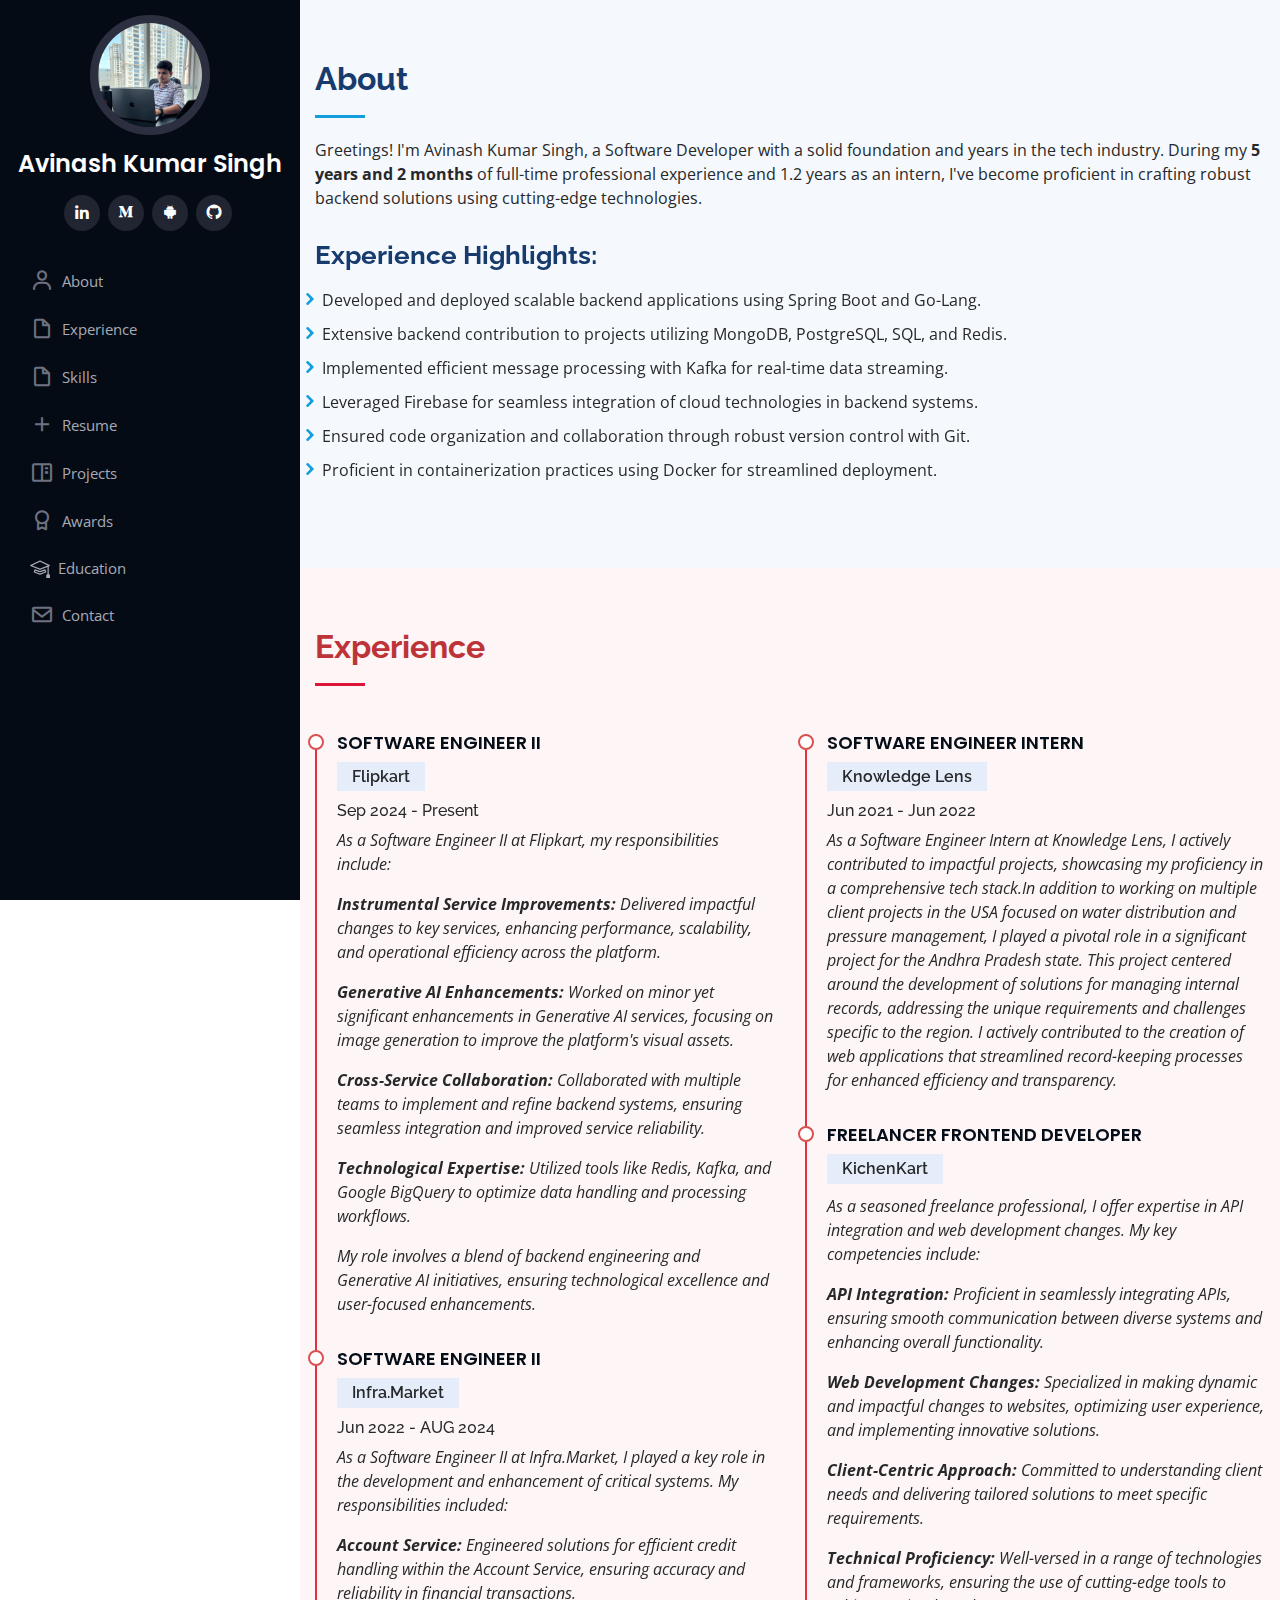
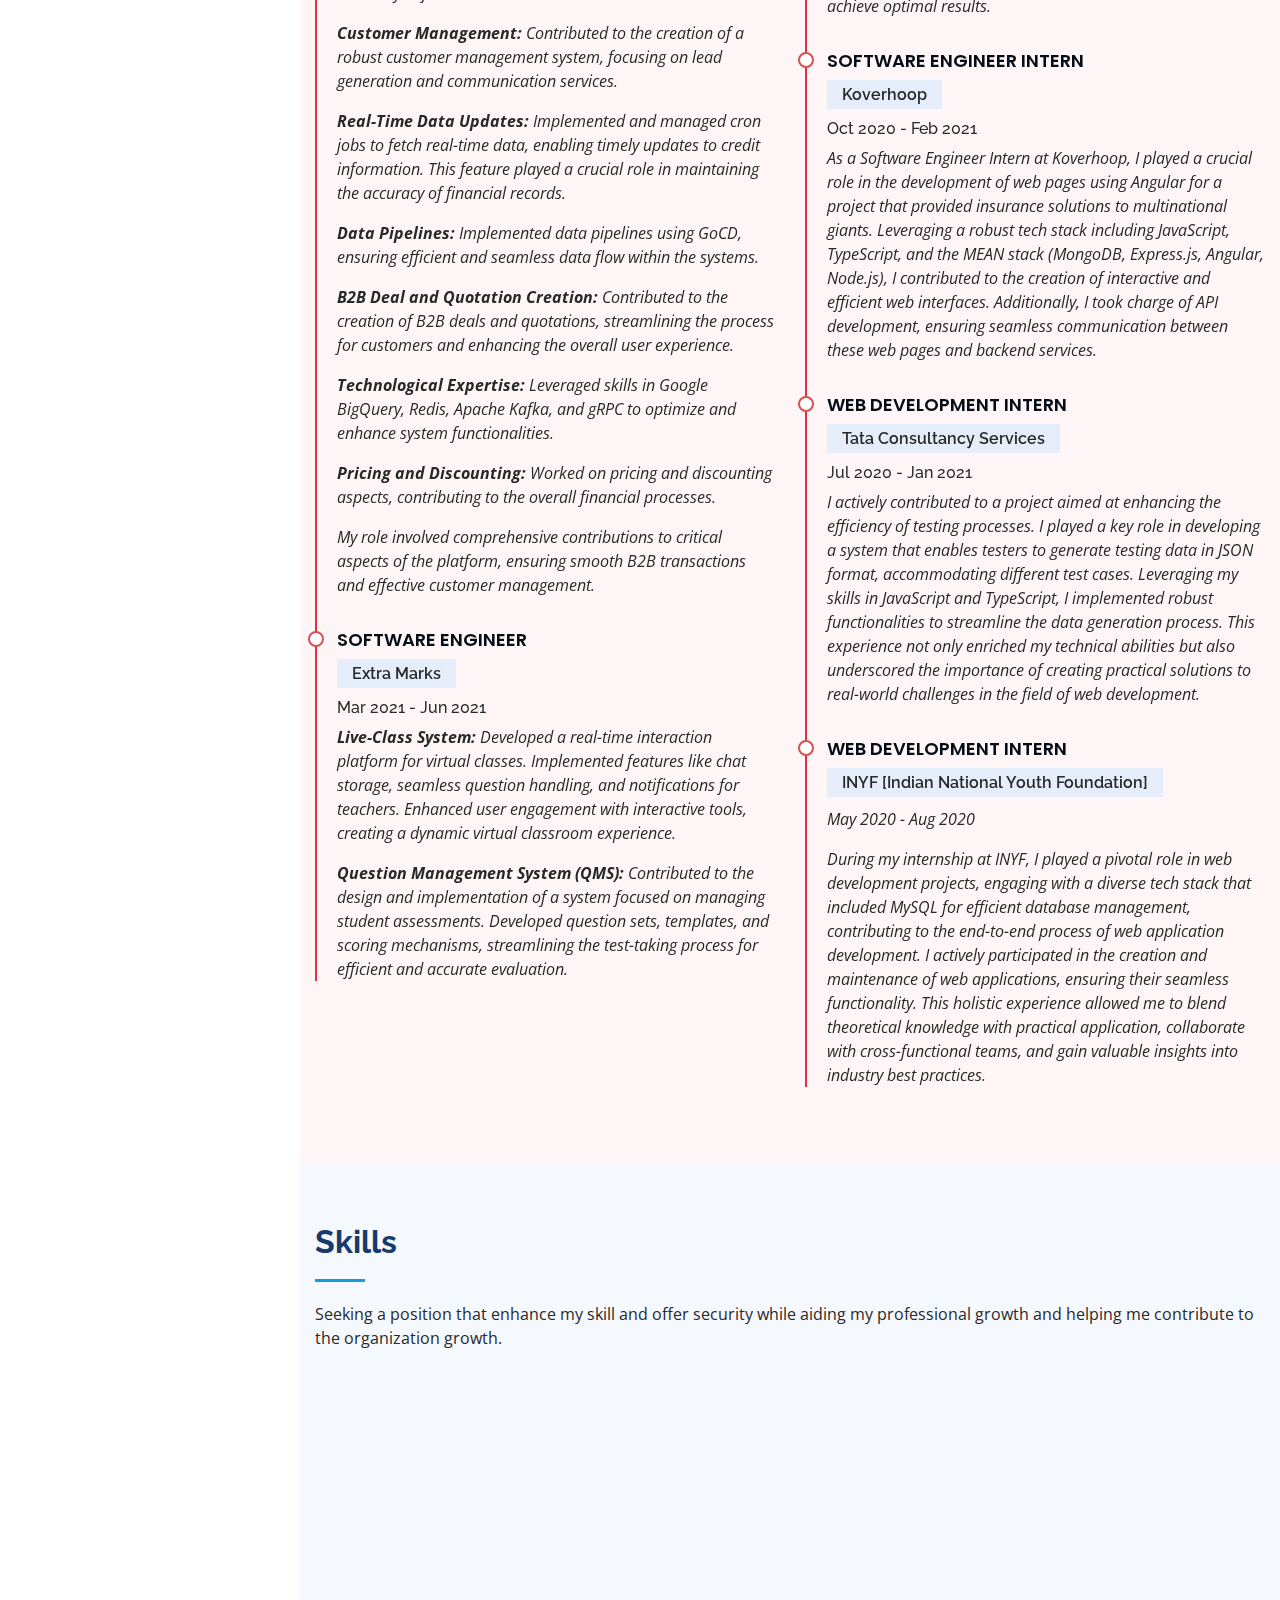
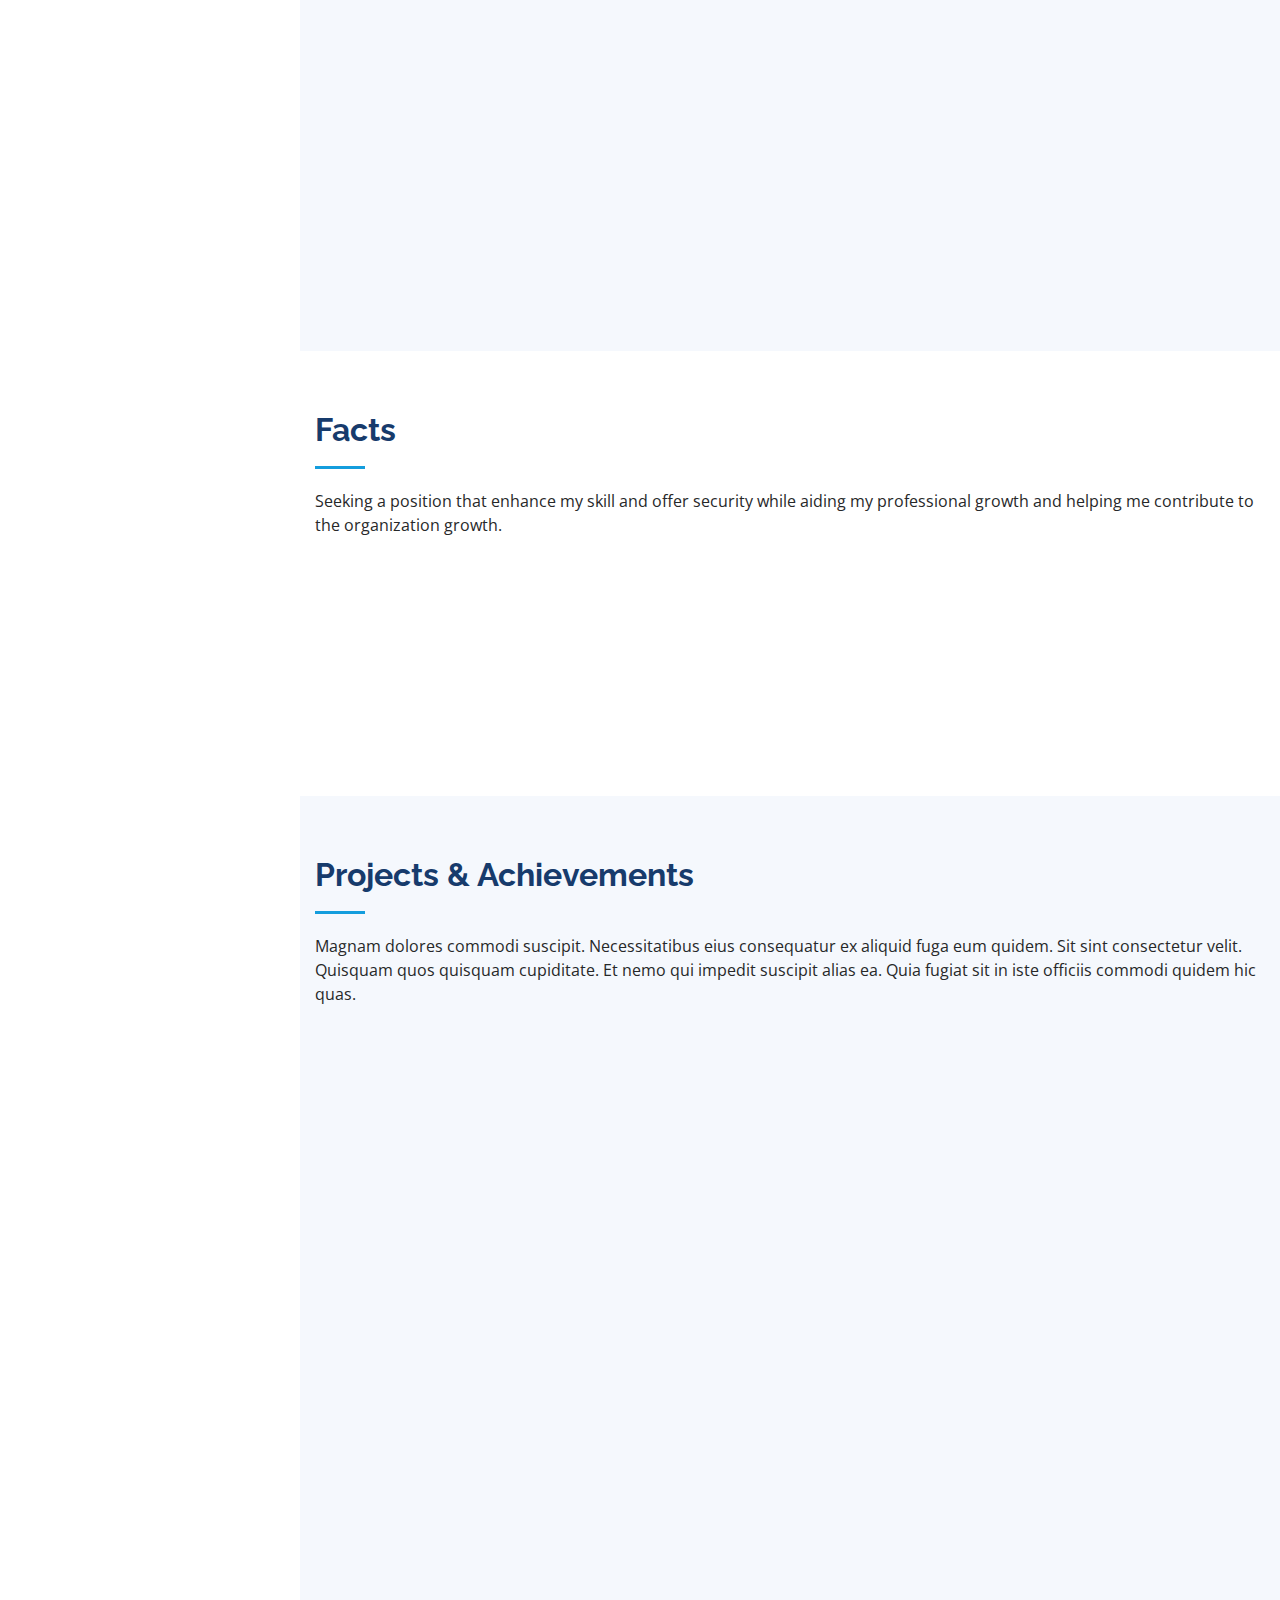
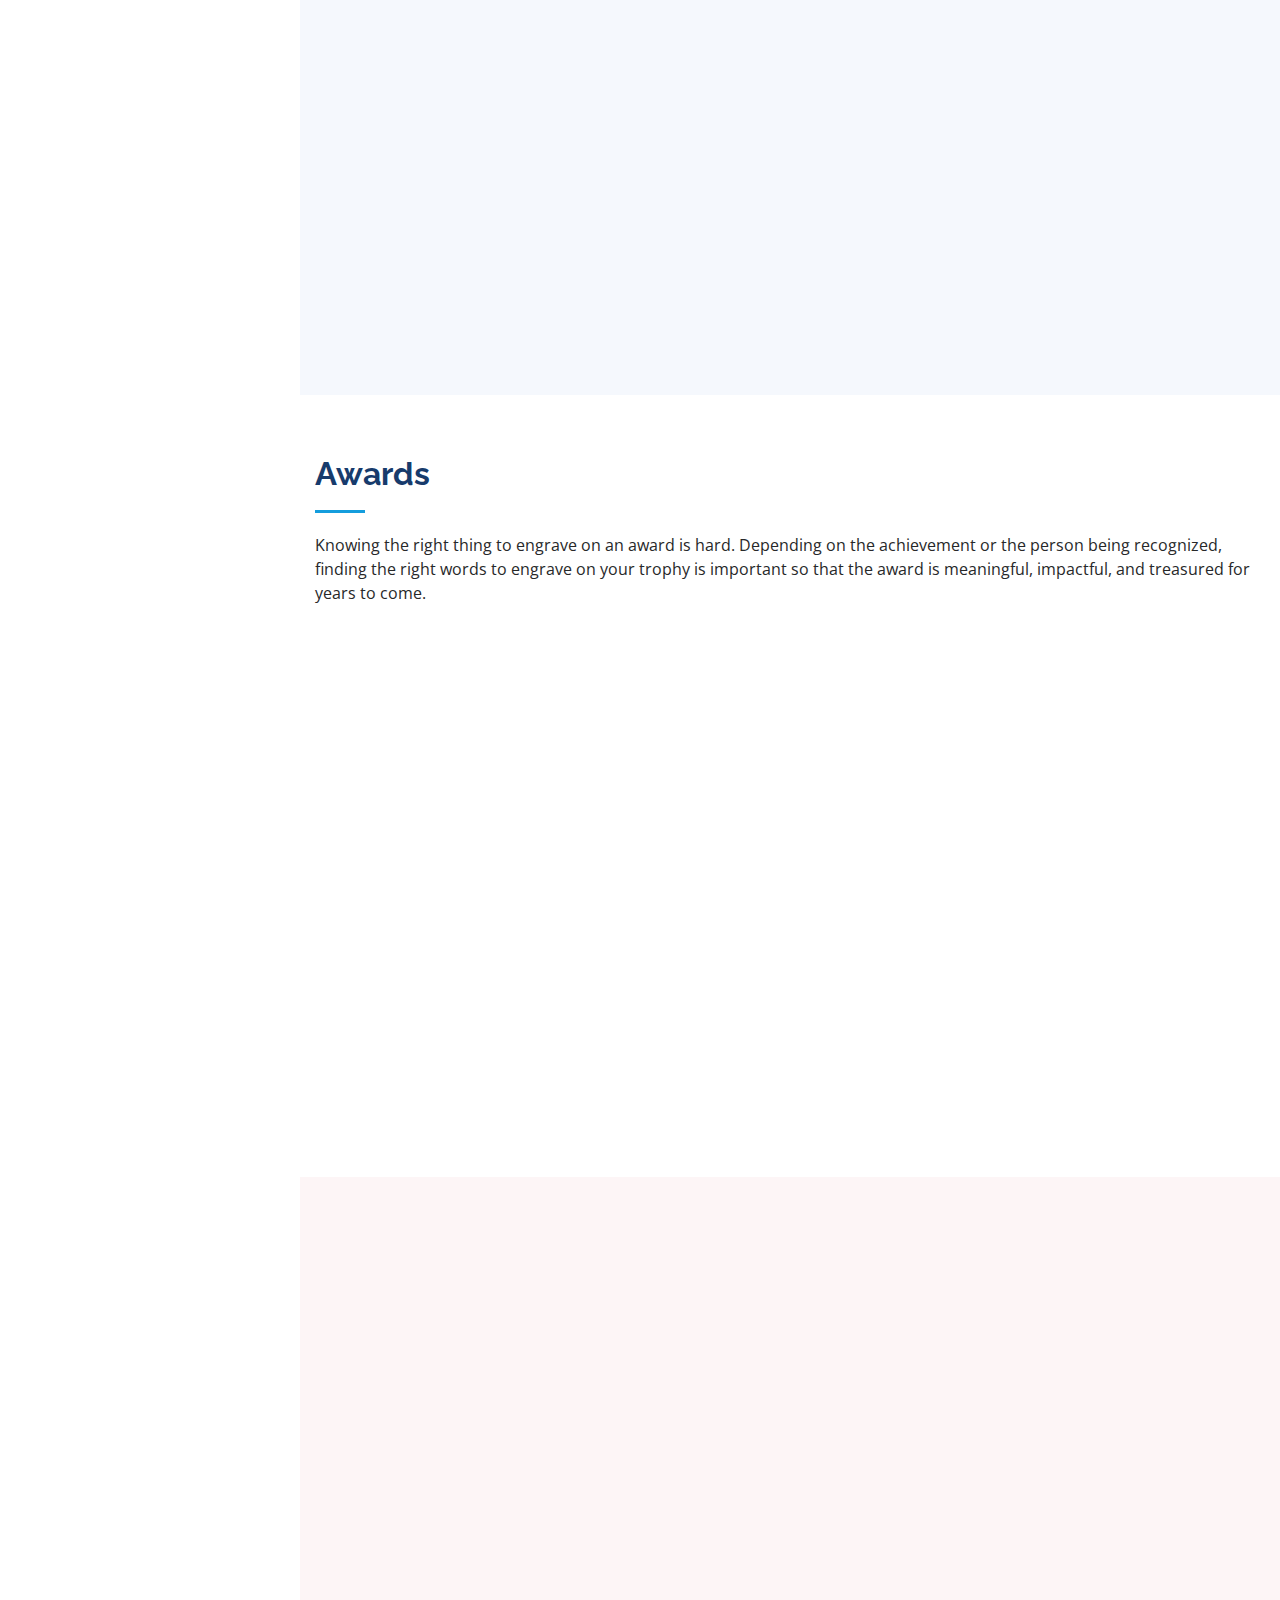
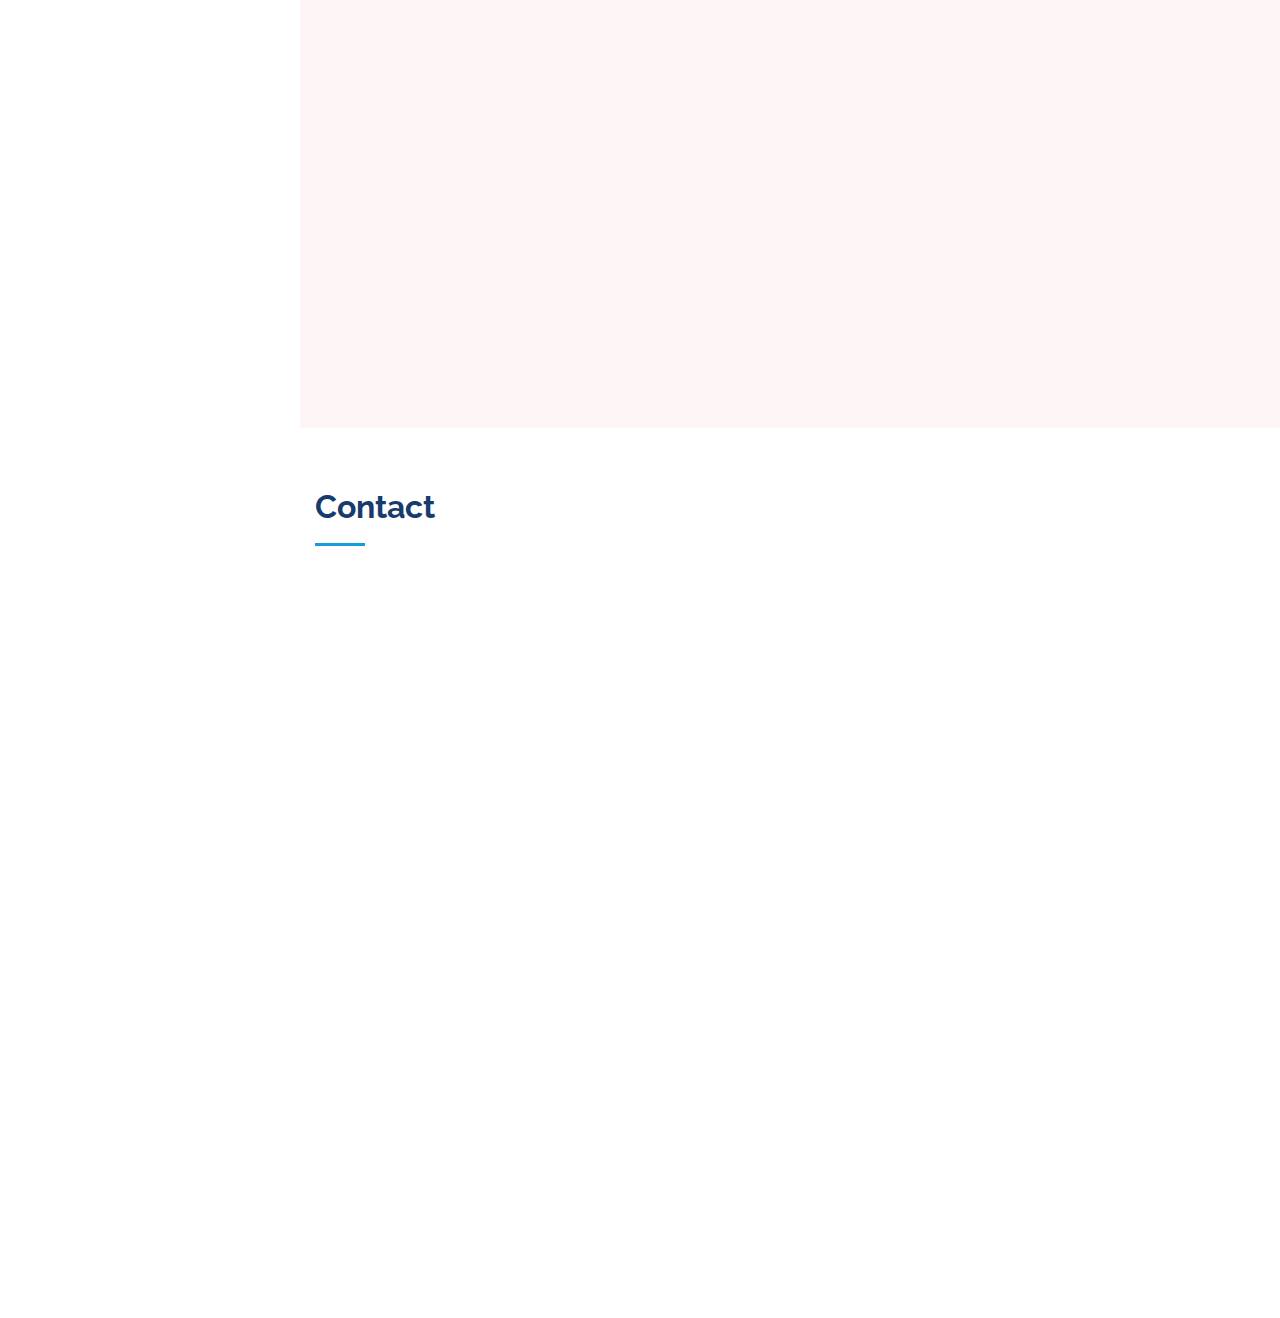
<file: index.html>
<!DOCTYPE html>
<html lang="en">

<head>
  <meta charset="utf-8">
  <meta content="width=device-width, initial-scale=1.0" name="viewport">

  <title>Avinash Kumar Singh</title>
  <meta content="" name="descriptison">
  <meta content="" name="keywords">
  <!-- Favicons -->
  <link href="assets/img/favicon.png" rel="icon">
  <link href="assets/img/apple-touch-icon.png" rel="apple-touch-icon">

  <!-- Bootstrap -->
  <link href="https://cdn.jsdelivr.net/npm/bootstrap@5.3.2/dist/css/bootstrap.min.css" rel="stylesheet" integrity="sha384-T3c6CoIi6uLrA9TneNEoa7RxnatzjcDSCmG1MXxSR1GAsXEV/Dwwykc2MPK8M2HN" crossorigin="anonymous">

  <!-- Google Fonts -->
  <link href="https://fonts.googleapis.com/css?family=Open+Sans:300,300i,400,400i,600,600i,700,700i|Raleway:300,300i,400,400i,500,500i,600,600i,700,700i|Poppins:300,300i,400,400i,500,500i,600,600i,700,700i" rel="stylesheet">

  <!-- Vendor CSS Files -->
  <link href="assets/vendor/bootstrap/css/bootstrap.min.css" rel="stylesheet">
  <link href="assets/vendor/icofont/icofont.min.css" rel="stylesheet">
  <link href="assets/vendor/boxicons/css/boxicons.min.css" rel="stylesheet">
  <link href="assets/vendor/venobox/venobox.css" rel="stylesheet">
  <link href="assets/vendor/owl.carousel/assets/owl.carousel.min.css" rel="stylesheet">
  <link href="assets/vendor/aos/aos.css" rel="stylesheet">

  <!-- Template Main CSS File -->
  <link href="assets/css/style.css" rel="stylesheet">
  <meta name="theme-color" content="#696969" />
  <meta property="og:url" content="https://avinashkumarsingh.tech/" />
  <meta property="og:type" content="website" />
  <meta property="og:site_name" content="Avinash Kumar Singh" />
  <meta property="og:title" content="Avinash Kumar Singh" />
  <meta property="og:description" content="Full Stack Web Developer, Android Developer, Programmer" />
  <meta property="og:locale" content="en_IN" />
  <meta property="og:locale:alternate" content="hi_IN" />
  <meta property="og:image" content="https://github.com/avinashsingh1152/avinashsingh1152.github.io/blob/master/assets/img/profile-img.jpg" />
  <meta property="og:image:type" content="image/jpeg" />
  <meta property="og:image:alt" content="description">
  <meta property="og:image:width" content="240" />
  <meta property="og:image:height" content="240" />
  <link rel="icon" href="./img/p1.jpg" type="image/jpg" sizes="16x16" />
  
</head>

<body>

  <!-- ======= Mobile nav toggle button ======= -->
  <button type="button" class="mobile-nav-toggle d-xl-none"><i class="icofont-navigation-menu"></i></button>

  <!-- ======= Header ======= -->
  <header id="header">
    <div class="d-flex flex-column">

      <div class="profile">
        <img src="assets/img/profile-img.jpg" alt="" class="img-fluid rounded-circle">
        <h1 class="text-light"><a href="index.html">Avinash Kumar Singh</a></h1>
        <div class="social-links mt-3 text-center">        
          <a href="https://www.linkedin.com/in/avinash-kumar-singh-6ba63817a/" class="linkedin" target="_blank"><i class="bx bxl-linkedin"></i></a>
          <a href="https://medium.com/@avinashsingh1152" class="medium" target="_blank"><i class="bx bxl-medium"></i></a>
          <a href="https://play.google.com/store/apps/developer?id=Avinash+Kumar+Singh+%26+Swaraj+Abhinandan+Lenka" class="android" target="_blank"><i class="bx bxl-android"></i></a>
          <a href="https://github.com/avinashsingh1152" class="github" target="_blank"><i class="bx bxl-github"></i></a>
        </div>
      </div>

      <nav class="nav-menu">
        <ul>
          <!-- <li class="active"><a href="index.html"><i class="bx bx-home"></i> <span>Home</span></a></li> -->
          <li><a href="#about"><i class="bx bx-user"></i> <span>About</span></a></li>
          <li><a href="#experience"><i class="bx bx-file-blank"></i> <span>Experience</span></a></li>
          <li><a href="#skills"><i class="bx bx-file-blank"></i> <span> Skills</span></a></li>
          <li><a href="./assets/resume/Avinash_kumar_singh.pdf" target="_blank"><i class="bx bx-plus"></i> <span>Resume</span></a></li>
          <li><a href="#projects"><i class="bx bx-book-content"></i> Projects</a></li>
          <li><a href="#award"><i class="bx bx-award"></i> Awards</a></li>
          <li>
            <a href="#education">
                <svg xmlns="http://www.w3.org/2000/svg" width="20" height="20" fill="currentColor" class=" bxbi bi-mortarboard" viewBox="0 0 16 16">
                  <path d="M8.211 2.047a.5.5 0 0 0-.422 0l-7.5 3.5a.5.5 0 0 0 .025.917l7.5 3a.5.5 0 0 0 .372 0L14 7.14V13a1 1 0 0 0-1 1v2h3v-2a1 1 0 0 0-1-1V6.739l.686-.275a.5.5 0 0 0 .025-.917l-7.5-3.5ZM8 8.46 1.758 5.965 8 3.052l6.242 2.913L8 8.46Z"></path>
                  <path d="M4.176 9.032a.5.5 0 0 0-.656.327l-.5 1.7a.5.5 0 0 0 .294.605l4.5 1.8a.5.5 0 0 0 .372 0l4.5-1.8a.5.5 0 0 0 .294-.605l-.5-1.7a.5.5 0 0 0-.656-.327L8 10.466 4.176 9.032Zm-.068 1.873.22-.748 3.496 1.311a.5.5 0 0 0 .352 0l3.496-1.311.22.748L8 12.46l-3.892-1.556Z"></path>
                </svg>
              <span style="padding-left: 8px;"></span>Education
            </a>
          </li>
          <li><a href="#contact"><i class="bx bx-envelope"></i> Contact</a></li>
        </ul>
      </nav><!-- .nav-menu -->
      <button type="button" class="mobile-nav-toggle d-xl-none"><i class="icofont-navigation-menu"></i></button>

    </div>
  </header><!-- End Header -->

  <!-- ======= Hero Section ======= -->
  <!-- <section id="hero" class="d-flex flex-column justify-content-center align-items-center">
    <div class="hero-container" data-aos="fade-in">
      <h1>Avinash Kumar Singh</h1>
      <p>I'm <span class="typed" data-typed-items="Web Developer, Android Developer, Programmer"></span></p>
    </div>
  </section> -->

  <main id="main">

    <!-- ======= About Section ======= -->
    <section id="about" class="about section-bg">
      <div class="container">

        <div class="section-title">
          <h2>About</h2>
          Greetings! I'm Avinash Kumar Singh, a Software Developer with a solid foundation and years in the tech industry. During my 
          <span id="yearOfMyExp" style="font-weight: bold;"></span> of full-time professional experience and 1.2 years as an intern, I've become proficient in crafting robust backend solutions using cutting-edge technologies.
        </div>
        <div class="pt-4 pt-lg-0 content" data-aos="fade-left">
          <h3>Experience Highlights:</h3>
          <p class="font-italic">
          </p>
          <div class="row">
              <ul>
                <li><i class="icofont-rounded-right"></i>Developed and deployed scalable backend applications using Spring Boot and Go-Lang.</li>
                <li><i class="icofont-rounded-right"></i>Extensive backend contribution to projects utilizing MongoDB, PostgreSQL, SQL, and Redis.</li>
                <li><i class="icofont-rounded-right"></i>Implemented efficient message processing with Kafka for real-time data streaming.</li>
                <li><i class="icofont-rounded-right"></i>Leveraged Firebase for seamless integration of cloud technologies in backend systems.</li>
                <li><i class="icofont-rounded-right"></i>Ensured code organization and collaboration through robust version control with Git.</li>
                <li><i class="icofont-rounded-right"></i>Proficient in containerization practices using Docker for streamlined deployment.</li>
              </ul>
          </div>
        </div>
      </div>
    </section><!-- End About Section -->

    <!-- ======= Experience Section ======= -->
    <section id="experience" class="experience section-red-bg">
      <div class="container">

        <div class="section-red-title">
          <h2>Experience</h2>
        </div>
        <div class="row">
          <div class="col-lg-6" data-aos="fade-up">
            <div class="experience-item">
              <h4>Software Engineer II</h4>
              <h5>Flipkart</h5>
              <h6>Sep 2024 - Present</h6>
              <p><em>
                  As a Software Engineer II at Flipkart, my responsibilities include:
                </em></p>
              <p><em>
                  <b>Instrumental Service Improvements:</b> Delivered impactful changes to key services, enhancing performance, scalability, and operational efficiency across the platform.
                </em></p>
              <p><em>
                  <b>Generative AI Enhancements:</b> Worked on minor yet significant enhancements in Generative AI services, focusing on image generation to improve the platform's visual assets.
                </em></p>
              <p><em>
                  <b>Cross-Service Collaboration:</b> Collaborated with multiple teams to implement and refine backend systems, ensuring seamless integration and improved service reliability.
                </em></p>
              <p><em>
                  <b>Technological Expertise:</b> Utilized tools like Redis, Kafka, and Google BigQuery to optimize data handling and processing workflows.
                </em></p>
              <p><em>
                  My role involves a blend of backend engineering and Generative AI initiatives, ensuring technological excellence and user-focused enhancements.
                </em></p>
            </div>
            <div class="experience-item">
              <h4>Software Engineer II</h4>
              <h5>Infra.Market</h5>
              <h6>Jun 2022 - AUG 2024</h6>
              <p><em>
                  As a Software Engineer II at Infra.Market, I played a key role in the development and enhancement of critical systems. My responsibilities included:
                </em></p><p><em>
                  <b>Account Service:</b> Engineered solutions for efficient credit handling within the Account Service, ensuring accuracy and reliability in financial transactions.
                </em></p><p><em>
                  <b>Customer Management:</b> Contributed to the creation of a robust customer management system, focusing on lead generation and communication services.
                </em></p><p><em>
                  <b>Real-Time Data Updates:</b> Implemented and managed cron jobs to fetch real-time data, enabling timely updates to credit information. This feature played a crucial role in maintaining the accuracy of financial records.
                </em></p><p><em>
                  <b>Data Pipelines:</b> Implemented data pipelines using GoCD, ensuring efficient and seamless data flow within the systems.
                </em></p><p><em>
                  <b>B2B Deal and Quotation Creation:</b> Contributed to the creation of B2B deals and quotations, streamlining the process for customers and enhancing the overall user experience.
                </em></p><p><em>
                  <b>Technological Expertise:</b> Leveraged skills in Google BigQuery, Redis, Apache Kafka, and gRPC to optimize and enhance system functionalities.
                </em></p><p><em>
                  <b>Pricing and Discounting:</b> Worked on pricing and discounting aspects, contributing to the overall financial processes.
                </em></p><p><em>
                  My role involved comprehensive contributions to critical aspects of the platform, ensuring smooth B2B transactions and effective customer management.
              </em></p>
            </div>
            <div class="experience-item">
              <h4>Software Engineer </h4>
              <h5>Extra Marks</h5>
              <h6>Mar 2021 - Jun 2021</h6>
              <p><em><b>Live-Class System:</b>
                Developed a real-time interaction platform for virtual classes. Implemented features like chat storage, seamless question handling, and notifications for teachers. Enhanced user engagement with interactive tools, creating a dynamic virtual classroom experience.
              </em></p><p><em>
              <b>Question Management System (QMS):</b>
                Contributed to the design and implementation of a system focused on managing student assessments. Developed question sets, templates, and scoring mechanisms, streamlining the test-taking process for efficient and accurate evaluation.
                </em></p>
            </div>
          </div>
          <div class="col-lg-6" data-aos="fade-up">
            <div class="experience-item">
              <h4>Software Engineer Intern</h4>
              <h5>Knowledge Lens</h5>
              <h6>Jun 2021 - Jun 2022</h6>
              <p><em>As a Software Engineer Intern at Knowledge Lens, I actively contributed to impactful projects, showcasing my proficiency in a comprehensive tech stack.In addition to working on multiple client projects in the USA focused on water distribution and pressure management, I played a pivotal role in a significant project for the Andhra Pradesh state. This project centered around the development of solutions for managing internal records, addressing the unique requirements and challenges specific to the region. I actively contributed to the creation of web applications that streamlined record-keeping processes for enhanced efficiency and transparency.</em></p>
            </div>
            <div class="experience-item">
              <h4>Freelancer FrontEnd developer</h4>
              <h5>KichenKart</h5>
              <p><em>
                As a seasoned freelance professional, I offer expertise in API integration and web development changes. My key competencies include:
              </em></p><p><em>
                <b>API Integration:</b> Proficient in seamlessly integrating APIs, ensuring smooth communication between diverse systems and enhancing overall functionality.
              </em></p><p><em>
                <b>Web Development Changes:</b> Specialized in making dynamic and impactful changes to websites, optimizing user experience, and implementing innovative solutions.
              </em></p><p><em>
                <b>Client-Centric Approach:</b> Committed to understanding client needs and delivering tailored solutions to meet specific requirements.
              </em></p><p><em>
                <b>Technical Proficiency:</b> Well-versed in a range of technologies and frameworks, ensuring the use of cutting-edge tools to achieve optimal results.
              </em></p>
            </div>
            <div class="experience-item">
              <h4>Software Engineer Intern</h4>
              <h5>Koverhoop</h5>
              <h6>Oct 2020 - Feb 2021</h6>
              <p><em>As a Software Engineer Intern at Koverhoop, I played a crucial role in the development of web pages using Angular for a project that provided insurance solutions to multinational giants. Leveraging a robust tech stack including JavaScript, TypeScript, and the MEAN stack (MongoDB, Express.js, Angular, Node.js), I contributed to the creation of interactive and efficient web interfaces. Additionally, I took charge of API development, ensuring seamless communication between these web pages and backend services. </em></p>
            </div>
            <div class="experience-item">
              <h4>Web Development Intern</h4>
              <h5>Tata Consultancy Services</h5>
              <h6>Jul 2020 - Jan 2021</h6>
              <p><em>I actively contributed to a project aimed at enhancing the efficiency of testing processes. I played a key role in developing a system that enables testers to generate testing data in JSON format, accommodating different test cases. Leveraging my skills in JavaScript and TypeScript, I implemented robust functionalities to streamline the data generation process. This experience not only enriched my technical abilities but also underscored the importance of creating practical solutions to real-world challenges in the field of web development.</em></p>
            </div>
            <div class="experience-item">
              <h4>Web Development Intern</h4>
              <h5>INYF [Indian National Youth Foundation]</h5>
              <p><em>May 2020 - Aug 2020</em></p>
              <p><em>During my internship at INYF, I played a pivotal role in web development projects, engaging with a diverse tech stack that included MySQL for efficient database management, contributing to the end-to-end process of web application development. I actively participated in the creation and maintenance of web applications, ensuring their seamless functionality. This holistic experience allowed me to blend theoretical knowledge with practical application, collaborate with cross-functional teams, and gain valuable insights into industry best practices.</em></p>
            </div>
          </div>
        </div>
      </div>
    </section><!-- End Experience Section -->

     <!-- ======= Skills Section ======= -->
     <section id="skills" class="skills section-bg">
      <div class="container">

        <div class="section-title">
          <h2>Skills</h2>
          <p>Seeking a position that enhance my skill and offer security while aiding my professional growth and
            helping me contribute to the organization growth.</p>
        </div>

        <div class="row skills-content">
          <div class="col-lg-3" data-aos="fade-up">
            <h4><b>FRAMEWORKS</b></h4></br>
            <div class="progress">
              <span class="skill">Spring Boot <i class="val"></i></span>
            </div>
            <div class="progress">
              <span class="skill">React <i class="val"></i></span>
            </div>
            <div class="progress">
              <span class="skill">Angular <i class="val"></i></span>
            </div>
            <div class="progress">
              <span class="skill">Node.js <i class="val"></i></span>
            </div>
            <div class="progress">
              <span class="skill">Django <i class="val"></i></span>
            </div>
            <div class="progress">
              <span class="skill">Flask <i class="val"></i></span>
            </div>
            <div class="progress">
              <span class="skill">Flutter <i class="val"></i></span>
            </div>
          </div>
          <div class="col-lg-3" data-aos="fade-up" data-aos-delay="100">
            <h4 class=""><b>DATABASE</b></h4></br>
            <div class="progress">
              <span class="skill">MySQL <i class="val"></i></span>
            </div>
            <div class="progress">
              <span class="skill">PostgreSQL <i class="val"></i></span>
            </div>
            <div class="progress">
              <span class="skill">MongoDB <i class="val"></i></span>
            </div>
            <div class="progress">
              <span class="skill">Redis <i class="val"></i></span>
            </div>
            <div class="progress">
              <span class="skill">Material DB <i class="val"></i></span>
            </div>
            <div class="progress">
              <span class="skill">Elasticsearch <i class="val"></i></span>
            </div>
          </div>
          <div class="col-lg-3" data-aos="fade-up" data-aos-delay="100">
            <h4><b>OTHERS</b></h4> </br>
            <div class="progress">
              <span class="skill">Kafka<i class="val"></i></span>
            </div>
            <div class="progress">
              <span class="skill">Agile <i class="val"></i></span>
            </div>
            <div class="progress">
              <span class="skill">DevOps <i class="val"></i></span>
            </div>
            <div class="progress">
              <span class="skill">Docker <i class="val"></i></span>
            </div>
            <div class="progress">
              <span class="skill">MAVEN <i class="val"></i></span>
            </div>
            <div class="progress">
              <span class="skill">GRADLE <i class="val"></i></span>
            </div>
            <div class="progress">
              <span class="skill">IoT<i class="val"></i></span>
            </div>
          </div>
          <div class="col-lg-3" data-aos="fade-up" data-aos-delay="100">
            <h4 class=""><b>PROGRAMMING</b></h4></br>
            <div class="progress">
              <span class="skill">PHP <i class="val"></i></span>
            </div>
            <div class="progress">
              <span class="skill">Java <i class="val"></i></span>
            </div>
            <div class="progress">
              <span class="skill">JavaScript <i class="val"></i></span>
            </div>
            <div class="progress">
              <span class="skill">Go-Lang <i class="val"></i></span>
            </div>
            <div class="progress">
              <span class="skill">Python <i class="val"></i></span>
            </div>
            <div class="progress">
              <span class="skill">Dart <i class="val"></i></span>
            </div>
            <div class="progress">
              <span class="skill">C <i class="val"></i></span>
            </div>
            <div class="progress">
              <span class="skill">C++ <i class="val"></i></span>
            </div>
            <div class="progress">
              <span class="skill">Embedded C <i class="val"></i></span>
            </div>

          </div>
        </div>

      </div>
    </section><!-- End Skills Section -->

    <!-- ======= Facts Section ======= -->
    <section id="facts" class="facts">
      <div class="container">

        <div class="section-title">
          <h2>Facts</h2>
          <p>Seeking a position that enhance my skill and offer security while aiding my professional growth and
            helping me contribute to the organization growth.</p>
        </div>

        <div class="row no-gutters">

          <div class="col-lg-3 col-md-6 d-md-flex align-items-md-stretch" data-aos="fade-up">
            <div class="count-box">
              <i class="icofont-simple-smile"></i>
              <span data-toggle="counter-up">4</span>
              <p><strong>App</strong><br> Playstore Apps</p>
            </div>
          </div>

          <div class="col-lg-3 col-md-6 d-md-flex align-items-md-stretch" data-aos="fade-up" data-aos-delay="100">
            <div class="count-box">
              <i class="icofont-document-folder"></i>
              <span data-toggle="counter-up">15</span>
              <p><strong>Individual Projects</strong><br> for Testing my knowledge.</p>
            </div>
          </div>

          <div class="col-lg-3 col-md-6 d-md-flex align-items-md-stretch" data-aos="fade-up" data-aos-delay="200">
            <div class="count-box">
              <i class="icofont-live-support"></i>
              <span data-toggle="counter-up">6</span>
              <p><strong>Support Projects </strong><br> for Friends and other Hackathons.</p>
            </div>
          </div>

          <div class="col-lg-3 col-md-6 d-md-flex align-items-md-stretch" data-aos="fade-up" data-aos-delay="300">
            <div class="count-box">
              <i class="icofont-users-alt-5"></i>
              <span data-toggle="counter-up">12</span>
              <p><strong>Group Projects</strong><br> for semester and traning time.</p>
            </div>
          </div>

        </div>

      </div>
    </section><!-- End Facts Section -->

    <!-- ======= Projects Section ======= -->
    <section id="projects" class="portfolio section-bg">
      <div class="container">

        <div class="section-title">
          <h2>Projects & Achievements</h2>
          <p>Magnam dolores commodi suscipit. Necessitatibus eius consequatur ex aliquid fuga eum quidem. Sit sint consectetur velit. Quisquam quos quisquam cupiditate. Et nemo qui impedit suscipit alias ea. Quia fugiat sit in iste officiis commodi quidem hic quas.</p>
        </div>

        <div class="row" data-aos="fade-up">
          <div class="col-lg-12 d-flex justify-content-center">
            <ul id="portfolio-flters">
              <li data-filter="*" class="filter-active">All</li>
              <li data-filter=".filter-app">App</li>
              <li data-filter=".filter-card">Programming</li>
              <li data-filter=".filter-web">Web</li>
            </ul>
          </div>
        </div>

        <div class="row portfolio-container" data-aos="fade-up" data-aos-delay="100">

          <div class="col-lg-4 col-md-6 portfolio-item filter-app">
            <div class="portfolio-wrap">
              <img src="assets/img/portfolio/portfolio-1.jpg" class="img-fluid" alt="">
              <div class="portfolio-links">
                <a href="assets/img/portfolio/portfolio-1.jpg" data-gall="portfolioGallery" class="venobox" title="App 1"><i class="bx bx-plus"></i></a>
                <a href="android.html" title="More Details"><i class="bx bx-link"></i></a>
              </div>
            </div>
          </div>

          <div class="col-lg-4 col-md-6 portfolio-item filter-web">
            <div class="portfolio-wrap">
              <img src="assets/img/portfolio/portfolio-2.jpg" class="img-fluid" alt="">
              <div class="portfolio-links">
                <a href="assets/img/portfolio/portfolio-2.jpg" data-gall="portfolioGallery" class="venobox" title="Web 3"><i class="bx bx-plus"></i></a>
                <a href="web.html" title="More Details"><i class="bx bx-link"></i></a>
              </div>
            </div>
          </div>

          <div class="col-lg-4 col-md-6 portfolio-item filter-app">
            <div class="portfolio-wrap">
              <img src="assets/img/portfolio/portfolio-3.jpg" class="img-fluid" alt="">
              <div class="portfolio-links">
                <a href="assets/img/portfolio/portfolio-3.jpg" data-gall="portfolioGallery" class="venobox" title="App 2"><i class="bx bx-plus"></i></a>
                <a href="android.html" title="More Details"><i class="bx bx-link"></i></a>
              </div>
            </div>
          </div>

          <div class="col-lg-4 col-md-6 portfolio-item filter-card">
            <div class="portfolio-wrap">
              <img src="assets/img/portfolio/portfolio-4.jpg" class="img-fluid" alt="">
              <div class="portfolio-links">
                <a href="assets/img/portfolio/portfolio-4.jpg" data-gall="portfolioGallery" class="venobox" title="Card 2"><i class="bx bx-plus"></i></a>
                <a href="program.html" title="More Details"><i class="bx bx-link"></i></a>
              </div>
            </div>
          </div>

          <div class="col-lg-4 col-md-6 portfolio-item filter-web">
            <div class="portfolio-wrap">
              <img src="assets/img/portfolio/portfolio-5.jpg" class="img-fluid" alt="">
              <div class="portfolio-links">
                <a href="assets/img/portfolio/portfolio-5.jpg" data-gall="portfolioGallery" class="venobox" title="Web 2"><i class="bx bx-plus"></i></a>
                <a href="web.html" title="More Details"><i class="bx bx-link"></i></a>
              </div>
            </div>
          </div>

          <div class="col-lg-4 col-md-6 portfolio-item filter-app">
            <div class="portfolio-wrap">
              <img src="assets/img/portfolio/portfolio-6.jpg" class="img-fluid" alt="">
              <div class="portfolio-links">
                <a href="assets/img/portfolio/portfolio-6.jpg" data-gall="portfolioGallery" class="venobox" title="App 3"><i class="bx bx-plus"></i></a>
                <a href="android.html" title="More Details"><i class="bx bx-link"></i></a>
              </div>
            </div>
          </div>

          <div class="col-lg-4 col-md-6 portfolio-item filter-card">
            <div class="portfolio-wrap">
              <img src="assets/img/portfolio/portfolio-7.jpg" class="img-fluid" alt="">
              <div class="portfolio-links">
                <a href="assets/img/portfolio/portfolio-7.jpg" data-gall="portfolioGallery" class="venobox" title="Card 1"><i class="bx bx-plus"></i></a>
                <a href="program.html" title="More Details"><i class="bx bx-link"></i></a>
              </div>
            </div>
          </div>

          <div class="col-lg-4 col-md-6 portfolio-item filter-card">
            <div class="portfolio-wrap">
              <img src="assets/img/portfolio/portfolio-8.jpg" class="img-fluid" alt="">
              <div class="portfolio-links">
                <a href="assets/img/portfolio/portfolio-8.jpg" data-gall="portfolioGallery" class="venobox" title="Card 3"><i class="bx bx-plus"></i></a>
                <a href="program.html" title="More Details"><i class="bx bx-link"></i></a>
              </div>
            </div>
          </div>

          <div class="col-lg-4 col-md-6 portfolio-item filter-web">
            <div class="portfolio-wrap">
              <img src="assets/img/portfolio/portfolio-9.jpg" class="img-fluid" alt="">
              <div class="portfolio-links">
                <a href="assets/img/portfolio/portfolio-9.jpg" data-gall="portfolioGallery" class="venobox" title="Web 3"><i class="bx bx-plus"></i></a>
                <a href="web.html" title="More Details"><i class="bx bx-link"></i></a>
              </div>
            </div>
          </div>

        </div>

      </div>
    </section><!-- End Projects Section -->

    <!-- ======= Awards Section ======= -->
    <section id="award" class="services">
      <div class="container">
        <div class="section-title">
          <h2>Awards</h2>
          <p>Knowing the right thing to engrave on an award is hard. Depending on the achievement or the person being recognized, finding the right words to engrave on your trophy is important so that the award is meaningful, impactful, and treasured for years to come.</p>
        </div>
        <div class="row">
          <div class="col-lg-4 col-md-6 icon-box" data-aos="fade-up">
            <div class="icon"><i class="icon icofont-award"></i></div>
            <h4 class="title"><a href="">Web War</a></h4>
            <p class="description">Secured 1<sup>st</sup> rank at Web War at Science and Tech Expo, GIET University, Gunupur</p>
          </div>
          <div class="col-lg-4 col-md-6 icon-box" data-aos="fade-up">
            <div class="icon"><i class="icon icofont-award"></i></div>
            <h4 class="title"><a href="">Appx</a></h4>
            <p class="description">Secured 1<sup>st</sup> rank at Appx at Science and Tech Expo, GIET University, Gunupur</p>
          </div>
          <div class="col-lg-4 col-md-6 icon-box" data-aos="fade-up">
            <div class="icon"><i class="icon icofont-award"></i></div>
            <h4 class="title"><a href="">Smart India Hackthon</a></h4>
            <p class="description">Got 2 projects selected in university’s internal hackathon for Smart India Hackathon – 2020</p>
          </div>
          <div class="col-lg-4 col-md-6 icon-box" data-aos="fade-up">
            <div class="icon"><i class="icon icofont-award"></i></div>
            <h4 class="title"><a href="">Smart India Hackthon</a></h4>
            <p class="description">Qualified for Second Round on Wastewater Management 2019</p>
          </div>
          <div class="col-lg-4 col-md-6 icon-box" data-aos="fade-up" data-aos-delay="100">
            <div class="icon"><i class="icon icofont-award"></i></div>
            <h4 class="title"><a href="">IOT Trainer</a></h4>
            <p class="description">Trainer at 1-day workshop on Home automation organized by Android and Iot Club at GIET University, Gunupur</p>
          </div>
          <div class="col-lg-4 col-md-6 icon-box" data-aos="fade-up" data-aos-delay="200">
            <div class="icon"><i class="icon icofont-award"></i></div>
            <h4 class="title"><a href="">Code X</a></h4>
            <p class="description">Secured 1<sup>st</sup> rank at Code X at Science and Tech Expo, GIET University, Gunupur 2020</p>
          </div>
          <div class="col-lg-4 col-md-6 icon-box" data-aos="fade-up" data-aos-delay="300">
            <div class="icon"><i class="icon icofont-award"></i></div>
            <h4 class="title"><a href="">Code War</a></h4>
            <p class="description">Secured 1<sup>st</sup> rank at Code War at Science and Tech Expo, GIET University, Gunupur 2019</p>
          </div>
          <div class="col-lg-4 col-md-6 icon-box" data-aos="fade-up" data-aos-delay="500">
            <div class="icon"><i class="icon icofont-award"></i></div>
            <h4 class="title"><a href="">Code X</a></h4>
            <p class="description">Secured 1<sup>st</sup> rank at Code X at Science and Tech Expo, GIET University, Gunupur 2019</p>
          </div>
          <div class="col-lg-4 col-md-6 icon-box" data-aos="fade-up" data-aos-delay="400">
            <div class="icon"><i class="icon icofont-award"></i></div>
            <h4 class="title"><a href="">Code O Soccer</a></h4>
            <p class="description">Secured 1<sup>st</sup> rank at Code O Soccer War at Branch fest of CSE – AVYAKT: 2018</p>
          </div>
        </div>

      </div>
    </section><!-- End Awards Section -->

    <!-- ======= Testimonials Section ======= -->
    <!-- <section id="testimonials" class="testimonials section-bg">
      <div class="container">

        <div class="section-title">
          <h2>Project Collaboration </h2>
          <p>Teamwork is the ability to work together toward a common vision. The ability to direct individual accomplishments toward our objectives. It is the fuel that allows common people to attain uncommon results.</p>
        </div>

        <div class="owl-carousel testimonials-carousel">

          <div class="testimonial-item" data-aos="fade-up">
            <p>
              <i class="bx bxs-quote-alt-left quote-icon-left"></i>

              <i class="bx bxs-quote-alt-right quote-icon-right"></i>
            </p>
            <img src="assets/img/testimonials/testimonials-1.jpg" class="testimonial-img" alt="">
            <h3>Abhishek Kumar Singh</h3>
            <h4>Programmer &amp; Python Assistant &amp; Java Developer</h4>
          </div>

          <div class="testimonial-item" data-aos="fade-up" data-aos-delay="100">
            <p>
              <i class="bx bxs-quote-alt-left quote-icon-left"></i>
              
              <i class="bx bxs-quote-alt-right quote-icon-right"></i>
            </p>
            <img src="assets/img/testimonials/testimonials-2.jpg" class="testimonial-img" alt="">
            <h3>Avinash Kumar</h3>
            <h4>Web Developer</h4>
          </div>

          <div class="testimonial-item" data-aos="fade-up" data-aos-delay="200">
            <p>
              <i class="bx bxs-quote-alt-left quote-icon-left"></i>
            
              <i class="bx bxs-quote-alt-right quote-icon-right"></i>
            </p>
            <img src="assets/img/testimonials/testimonials-3.jpg" class="testimonial-img" alt="">
            <h3>Anurag Raj</h3>
            <h4>Game Developer &amp; X-R Developer</h4>
          </div>

          <div class="testimonial-item" data-aos="fade-up" data-aos-delay="300">
            <p>
              <i class="bx bxs-quote-alt-left quote-icon-left"></i>
              
              <i class="bx bxs-quote-alt-right quote-icon-right"></i>
            </p>
            <img src="assets/img/testimonials/testimonials-4.jpg" class="testimonial-img" alt="">
            <h3>Rishi Raj</h3>
            <h4>Web Developer</h4>
          </div>

          <div class="testimonial-item" data-aos="fade-up" data-aos-delay="400">
            <p>
              <i class="bx bxs-quote-alt-left quote-icon-left"></i>
              
              <i class="bx bxs-quote-alt-right quote-icon-right"></i>
            </p>
            <img src="assets/img/testimonials/testimonials-5.jpg" class="testimonial-img" alt="">
            <h3>Swaraj Abhinandan Lenka</h3>
            <h4>Python Programmer</h4>
          </div>

        </div>

      </div>
    </section> -->
    <!-- End Testimonials Section -->

     <!-- ======= Education Section ======= -->
     <section id="education" class="item-list section-red-bg">
      <div class="container">
        <div class="row">
          <div class="col-lg-6" data-aos="fade-up">
            <h3 class="item-list-title">Education</h3>
            <div class="item-list-item">
              <h4>Bachelor of Technology</h4>
              <h5>2017 - 2021</h5>
              <p><em>GIET University</em></p>
              <p class="bx-s">Computer Science and Engineering. <br> Gunupur, Odisha, India</p>
            </div>
            <div class="item-list-item">
              <h4>Higher Secondary</h4>
              <h5>2015 - 2017</h5>
              <p><em>Bihar Board (Subendar Singh College,Rohtas) </em></p>
              <p>Science(PCM).<br> Bihar, India</p>
            </div>
            <div class="item-list-item">
              <h4>Secondary</h4>
              <h5>2002 - 2014</h5>
              <p><em>India International School </em></p>
              <p>Asansol, West-Bengal, India</p>
            </div>
          </div>
          <div class="col-lg-6" data-aos="fade-up" data-aos-delay="100">
            <h3 class="item-list-title">Trainings
            </h3>
            <div class="item-list-item">
              <h4>Web Development(using MEAN)</h4>
              <h5>October : 2019 - November : 2019</h5>
              <p><em>GIET University,Gunupur, Odisha, India </em></p>
              <ul>
                <li>Node JS</li>
                <li>Express</li>
                <li>No-Sql</li>
                <li>Angular</li>
              </ul>
            </div>
            <div class="item-list-item">
              <h4>Android Application Development</h4>
              <h5>June : 2019 - July : 2019</h5>
              <p><em>Globsyn Finishing School, Kolkata, West-Bengal, India</em></p>
              <ul>
                <li>Android Studio(Xml, Java)</li>
              </ul>
            </div>
            <div class="item-list-item">
              <h4>Web Development(using PHP, HTML, CSS, JavaScript)</h4>
              <h5>October : 2019 - November : 2019</h5>
              <p><em>GIET University,Gunupur, Odisha, India </em></p>
              <ul>
                <li>Html 5/ CSS</li>
                <li>PHP</li>
              </ul>
            </div>
          </div>
        </div>

      </div>
    </section><!-- End Education Section -->

    <!-- ======= Contact Section ======= -->
    <section id="contact" class="contact">
      <div class="container">

        <div class="section-title">
          <h2>Contact</h2>
        </div>

        <div class="row" data-aos="fade-in">

          <div class="col-lg-5 d-flex align-items-stretch">
            <div class="info">
              <div class="address">
                <i class="icofont-google-map"></i>
                <h4>Location:</h4>
                <p>HSR, Bangalore, Karnataka, INDIA</p>
              </div>

              <div class="email">
                <i class="icofont-envelope"></i>
                <h4>Email:</h4>
                <p><a href="mailto:avinashsingh1152@gmail.com" style="color: #173b6c;">avinashsingh1152@gmail.com</a></p>
              </div>

              <div class="phone">
                <i class="icofont-phone"></i>
                <h4>Call:</h4>
                <p><a href="tel:+917033526043" style="color: #173b6c;">+91 70335 26043</a></p>
              </div>
            </div>

          </div>

          <div class="col-lg-7 mt-5 mt-lg-0 d-flex align-items-stretch">
            <form action="https://portfolio--avinashsingh7.repl.co/sendform" method="get" role="form" class="php-email-form">
              <div class="form-row">
                <div class="form-group col-md-6">
                  <label for="name">Your Name</label>
                  <input type="text" name="name" class="form-control" id="name" data-rule="minlen:4" data-msg="Please enter at least 4 chars" />
                  <div class="validate"></div>
                </div>
                <div class="form-group col-md-6">
                  <label for="name">Your Email</label>
                  <input type="email" class="form-control" name="email" id="email" data-rule="email" data-msg="Please enter a valid email" />
                  <div class="validate"></div>
                </div>
              </div>
              <div class="form-group">
                <label for="name">Subject</label>
                <input type="text" class="form-control" name="subject" id="subject" data-rule="minlen:4" data-msg="Please enter at least 8 chars of subject" />
                <div class="validate"></div>
              </div>
              <div class="form-group">
                <label for="name">Message</label>
                <textarea class="form-control" name="message" rows="10" data-rule="required" data-msg="Please write something for us"></textarea>
                <div class="validate"></div>
              </div>
              <div class="mb-3">
                <div class="loading">Loading</div>
                <div class="error-message"></div>
                <div class="sent-message">Send Message</div>
              </div>
              <div class="text-center"><button type="submit">Send Message</button></div>
            </form>
          </div>

        </div>

      </div>
    </section><!-- End Contact Section -->

  </main><!-- End #main -->

  <!-- ======= Footer ======= -->
  <footer id="footer">
    <div class="container">
      <div class="credits">
        <!-- All the links in the footer should remain intact. -->
        <!-- You can delete the links only if you purchased the pro version. -->
        <!-- Licensing information: https://bootstrapmade.com/license/ -->
        <!-- Purchase the pro version with working PHP/AJAX contact form: https://bootstrapmade.com/iportfolio-bootstrap-portfolio-websites-template/ -->
        <!-- Designed by using Bootstrap</a> -->
      </div>
    </div>
  </footer><!-- End  Footer -->

  <a href="#" class="back-to-top"><i class="icofont-simple-up"></i></a>

  <!-- Vendor JS Files -->
  <script src="assets/vendor/jquery/jquery.min.js"></script>
  <script src="assets/vendor/bootstrap/js/bootstrap.bundle.min.js"></script>
  <script src="assets/vendor/jquery.easing/jquery.easing.min.js"></script>
  <script src="assets/vendor/php-email-form/validate.js"></script>
  <script src="assets/vendor/waypoints/jquery.waypoints.min.js"></script>
  <script src="assets/vendor/counterup/counterup.min.js"></script>
  <script src="assets/vendor/isotope-layout/isotope.pkgd.min.js"></script>
  <script src="assets/vendor/venobox/venobox.min.js"></script>
  <script src="assets/vendor/owl.carousel/owl.carousel.min.js"></script>
  <script src="assets/vendor/typed.js/typed.min.js"></script>
  <script src="assets/vendor/aos/aos.js"></script>

  <!-- Template Main JS File -->
  <script src="assets/js/main.js"></script>
  <script src="https://cdn.jsdelivr.net/npm/bootstrap@5.3.2/dist/js/bootstrap.bundle.min.js" integrity="sha384-C6RzsynM9kWDrMNeT87bh95OGNyZPhcTNXj1NW7RuBCsyN/o0jlpcV8Qyq46cDfL" crossorigin="anonymous"></script>
</body>
<script>
  window.onload = function () {
      const startDate = new Date(2021, 4); 
      const currentDate = new Date();
      const totalMonths = (currentDate.getFullYear() - startDate.getFullYear()) * 12 
                        + (currentDate.getMonth() - startDate.getMonth());

      const years = Math.floor(totalMonths / 12);
      const months = totalMonths % 12;

      const experienceString = months > 0 
        ? `${years} years and ${months} months` 
        : `${years} years`;
      document.getElementById('yearOfMyExp').textContent = experienceString;
    };
</script>
</html>
</file>
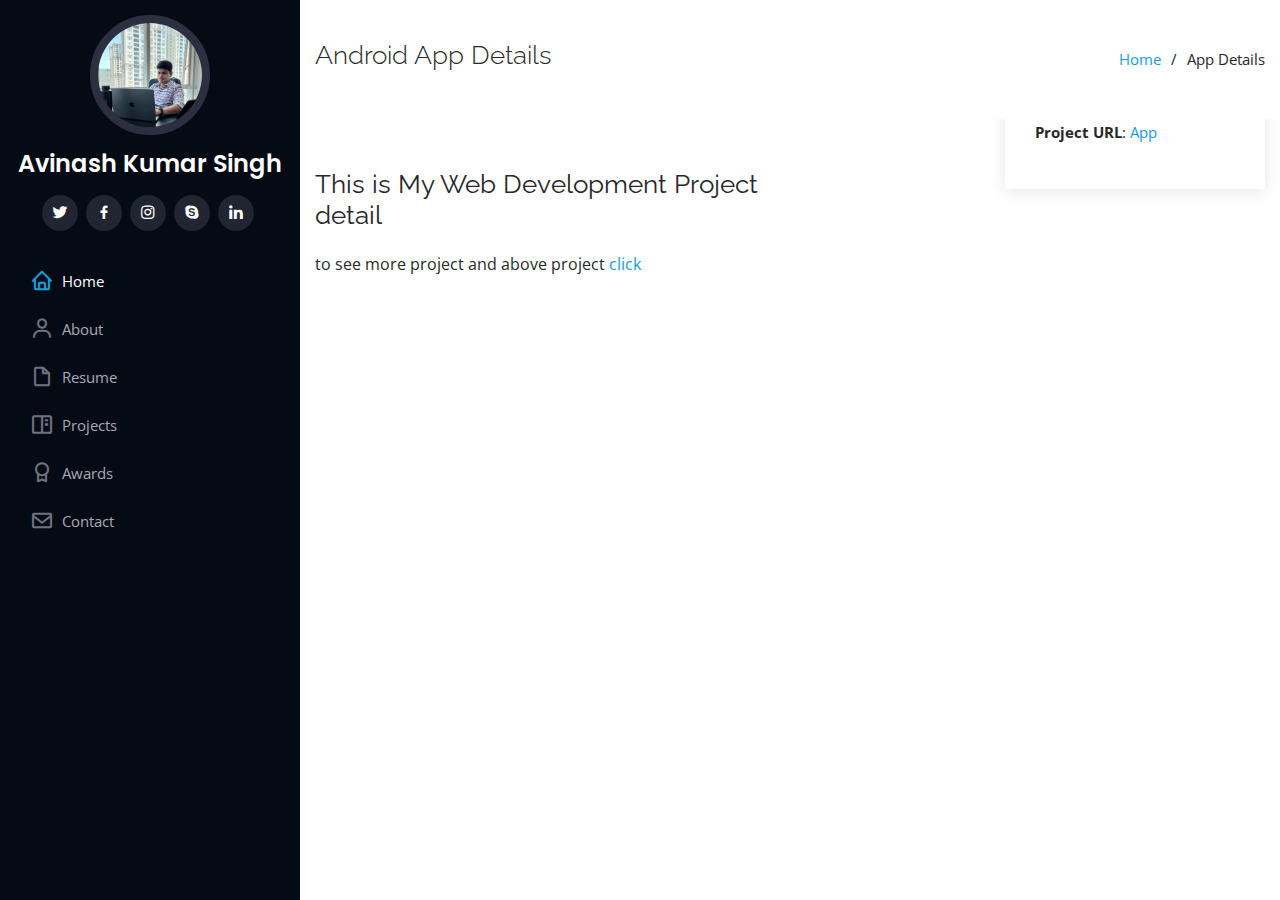
<file: android.html>
<!DOCTYPE html>
<html lang="en">

<head>
  <meta charset="utf-8">
  <meta content="width=device-width, initial-scale=1.0" name="viewport">

  <title>Avinash Kumar Singh</title>
  <meta content="" name="descriptison">
  <meta content="" name="keywords">

  <!-- Favicons -->
  <link href="assets/img/favicon.png" rel="icon">
  <link href="assets/img/apple-touch-icon.png" rel="apple-touch-icon">

  <!-- Google Fonts -->
  <link href="https://fonts.googleapis.com/css?family=Open+Sans:300,300i,400,400i,600,600i,700,700i|Raleway:300,300i,400,400i,500,500i,600,600i,700,700i|Poppins:300,300i,400,400i,500,500i,600,600i,700,700i" rel="stylesheet">

  <!-- Vendor CSS Files -->
  <link href="assets/vendor/bootstrap/css/bootstrap.min.css" rel="stylesheet">
  <link href="assets/vendor/icofont/icofont.min.css" rel="stylesheet">
  <link href="assets/vendor/boxicons/css/boxicons.min.css" rel="stylesheet">
  <link href="assets/vendor/venobox/venobox.css" rel="stylesheet">
  <link href="assets/vendor/owl.carousel/assets/owl.carousel.min.css" rel="stylesheet">
  <link href="assets/vendor/aos/aos.css" rel="stylesheet">

  <!-- Template Main CSS File -->
  <link href="assets/css/style.css" rel="stylesheet">

  <!-- =======================================================
  * Template Name: iPortfolio - v1.2.1
  * Template URL: https://bootstrapmade.com/iportfolio-bootstrap-portfolio-websites-template/
  * Author: BootstrapMade.com
  * License: https://bootstrapmade.com/license/
  ======================================================== -->
</head>

<body>

  <!-- ======= Mobile nav toggle button ======= -->
  <button type="button" class="mobile-nav-toggle d-xl-none"><i class="icofont-navigation-menu"></i></button>

  <!-- ======= Header ======= -->
  <header id="header">
    <div class="d-flex flex-column">

      <div class="profile">
        <img src="assets/img/profile-img.jpg" alt="" class="img-fluid rounded-circle">
        <h1 class="text-light"><a href="index.html">Avinash Kumar Singh</a></h1>
        <div class="social-links mt-3 text-center">
          <a href="#" class="twitter"><i class="bx bxl-twitter"></i></a>
          <a href="#" class="facebook"><i class="bx bxl-facebook"></i></a>
          <a href="#" class="instagram"><i class="bx bxl-instagram"></i></a>
          <a href="#" class="google-plus"><i class="bx bxl-skype"></i></a>
          <a href="#" class="linkedin"><i class="bx bxl-linkedin"></i></a>
        </div>
      </div>

      <nav class="nav-menu">
        <ul>
            <li class="active"><a href="index.html"><i class="bx bx-home"></i> <span>Home</span></a></li>
            <li><a href="#about"><i class="bx bx-user"></i> <span>About</span></a></li>
            <li><a href="#resume"><i class="bx bx-file-blank"></i> <span>Resume</span></a></li>
            <li><a href="#projects"><i class="bx bx-book-content"></i> Projects</a></li>
            <li><a href="#award"><i class="bx bx-award"></i> Awards</a></li>
            <li><a href="#contact"><i class="bx bx-envelope"></i> Contact</a></li>
          </ul>
      </nav><!-- .nav-menu -->
      <button type="button" class="mobile-nav-toggle d-xl-none"><i class="icofont-navigation-menu"></i></button>

    </div>
  </header><!-- End Header -->

  <main id="main">

    <!-- ======= Breadcrumbs ======= -->
    <section id="breadcrumbs" class="breadcrumbs">
      <div class="container">

        <div class="d-flex justify-content-between align-items-center">
          <h2>Android App Details</h2>
          <ol>
            <li><a href="index.html">Home</a></li>
            <li>App Details</li>
          </ol>
        </div>

      </div>
    </section><!-- End Breadcrumbs -->

    <!-- ======= Portfolio Details Section ======= -->
    <section id="portfolio-details" class="portfolio-details">
      <div class="container">

        <div class="portfolio-details-container">

          <div class="owl-carousel portfolio-details-carousel">
            <img src="assets/img/android/android1.jpg" class="img-fluid" alt="">
            <img src="assets/img/android/android2.jpg" class="img-fluid" alt="">
            <img src="assets/img/android/android3.jpg" class="img-fluid" alt="">
          </div>

          <div class="portfolio-info">
            <h3>Project information</h3>
            <ul>
              <li><strong>Category</strong>: App Development</li>
              <li><strong>Project URL</strong>: <a href="https://play.google.com/store/apps/developer?id=Avinash+Kumar+Singh+%26+Swaraj+Abhinandan+Lenka" target="_blank">App</a></li>
            </ul>
          </div>

        </div>

        <div class="portfolio-description">
            <h2>This is My Web Development Project detail</h2>
            <p>
              to see more project and above project <a href="https://github.com/avinashsinghavin" target="_blank">click </a>
            </p>
        </div>

      </div>
    </section><!-- End Portfolio Details Section -->

  </main><!-- End #main -->

  <!-- ======= Footer ======= -->
  <footer id="footer">
    <div class="container">
      <div class="credits">
        <!-- All the links in the footer should remain intact. -->
        <!-- You can delete the links only if you purchased the pro version. -->
        <!-- Licensing information: https://bootstrapmade.com/license/ -->
        <!-- Purchase the pro version with working PHP/AJAX contact form: https://bootstrapmade.com/iportfolio-bootstrap-portfolio-websites-template/ -->
        <!-- Designed by using Bootstrap</a> -->
      </div>
    </div>
  </footer><!-- End  Footer -->

  <a href="#" class="back-to-top"><i class="icofont-simple-up"></i></a>

  <!-- Vendor JS Files -->
  <script src="assets/vendor/jquery/jquery.min.js"></script>
  <script src="assets/vendor/bootstrap/js/bootstrap.bundle.min.js"></script>
  <script src="assets/vendor/jquery.easing/jquery.easing.min.js"></script>
  <script src="assets/vendor/php-email-form/validate.js"></script>
  <script src="assets/vendor/waypoints/jquery.waypoints.min.js"></script>
  <script src="assets/vendor/counterup/counterup.min.js"></script>
  <script src="assets/vendor/isotope-layout/isotope.pkgd.min.js"></script>
  <script src="assets/vendor/venobox/venobox.min.js"></script>
  <script src="assets/vendor/owl.carousel/owl.carousel.min.js"></script>
  <script src="assets/vendor/typed.js/typed.min.js"></script>
  <script src="assets/vendor/aos/aos.js"></script>

  <!-- Template Main JS File -->
  <script src="assets/js/main.js"></script>

</body>

</html>
</file>
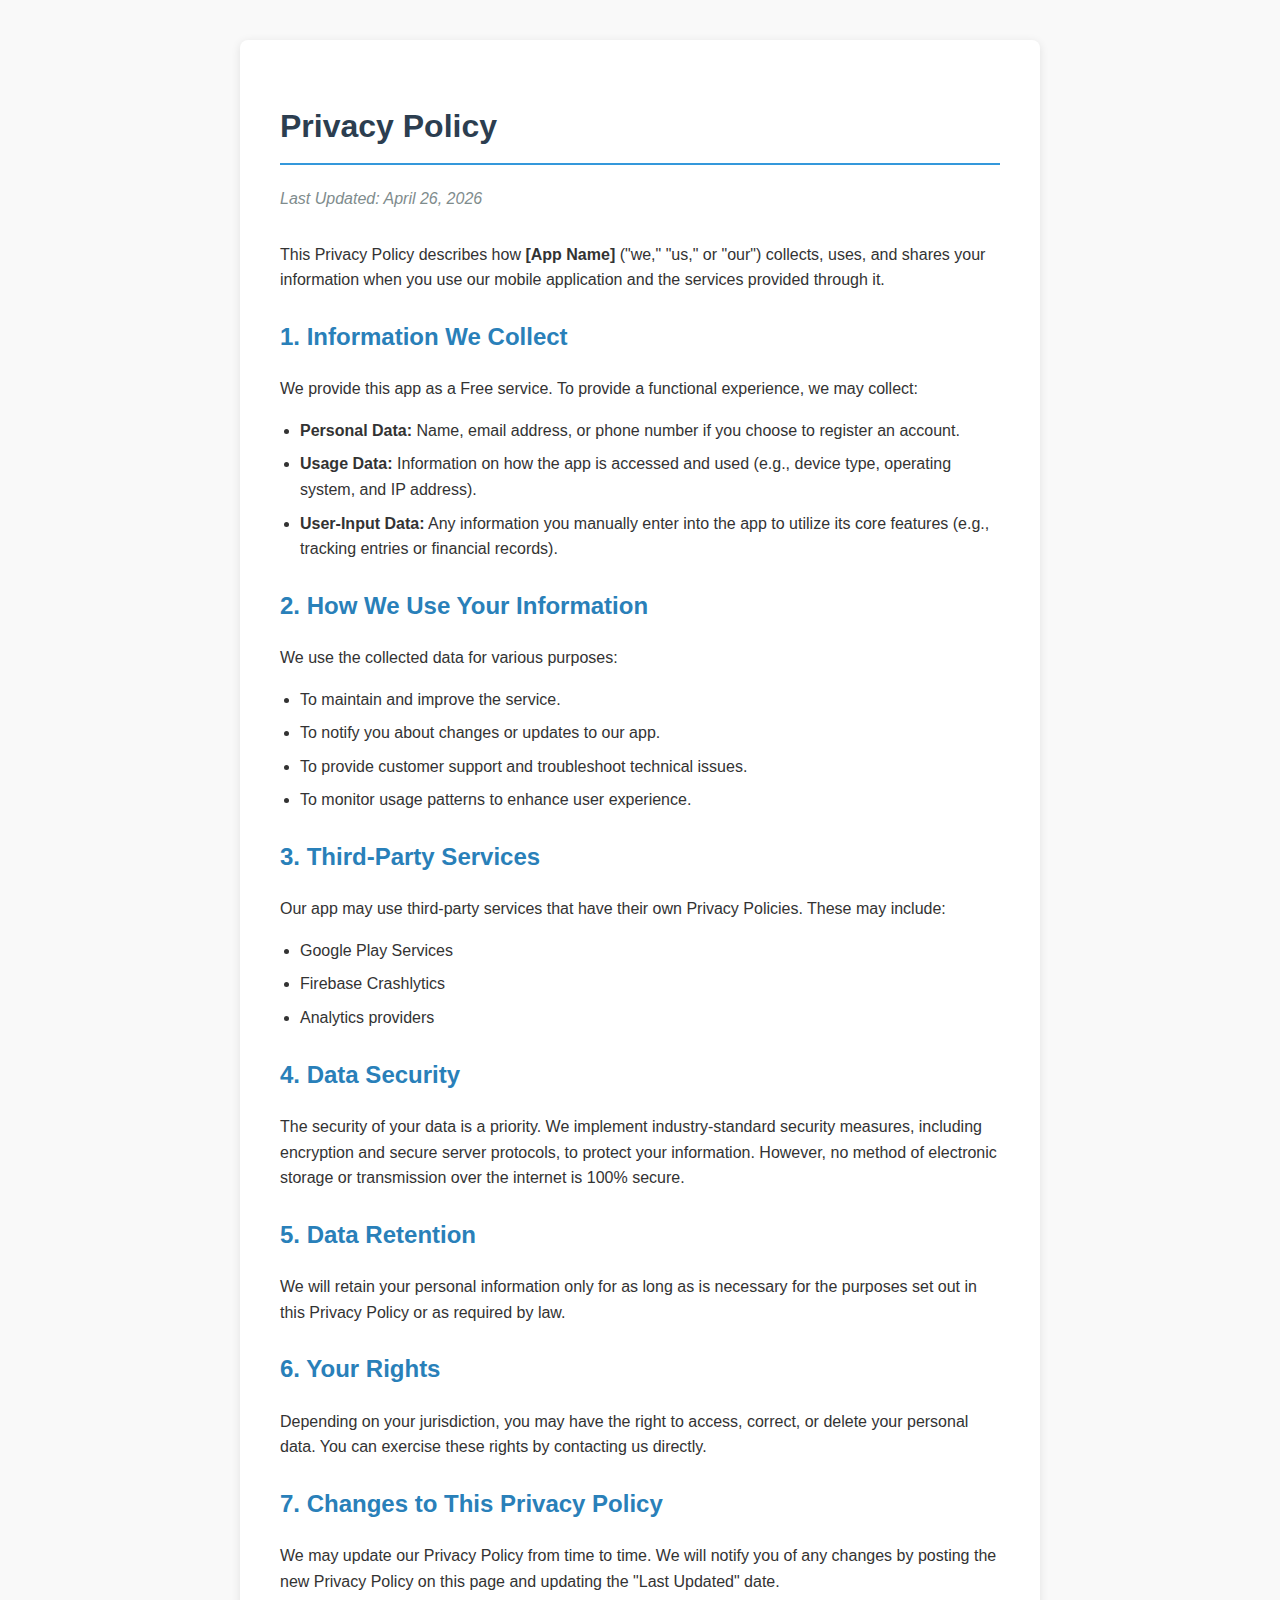
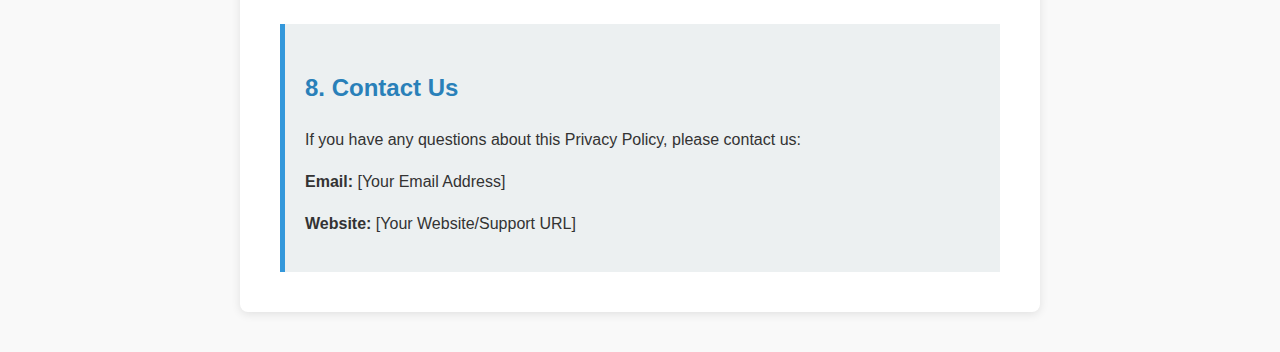
<file: privacy_policy.html>
<!DOCTYPE html>
<html lang="en">
<head>
    <meta charset="UTF-8">
    <meta name="viewport" content="width=device-width, initial-scale=1.0">
    <title>Privacy Policy - [App Name]</title>
    <style>
        body {
            font-family: 'Segoe UI', Tahoma, Geneva, Verdana, sans-serif;
            line-height: 1.6;
            color: #333;
            max-width: 800px;
            margin: 40px auto;
            padding: 0 20px;
            background-color: #f9f9f9;
        }
        .container {
            background: #fff;
            padding: 40px;
            border-radius: 8px;
            box-shadow: 0 2px 10px rgba(0,0,0,0.1);
        }
        h1 {
            color: #2c3e50;
            border-bottom: 2px solid #3498db;
            padding-bottom: 10px;
        }
        h2 {
            color: #2980b9;
            margin-top: 25px;
        }
        .last-updated {
            font-style: italic;
            color: #7f8c8d;
            margin-bottom: 30px;
        }
        .contact-box {
            background-color: #ecf0f1;
            padding: 20px;
            border-left: 5px solid #3498db;
            margin-top: 30px;
        }
        ul {
            padding-left: 20px;
        }
        li {
            margin-bottom: 8px;
        }
        @media (max-width: 600px) {
            body {
                margin: 10px auto;
            }
            .container {
                padding: 20px;
            }
        }
    </style>
</head>
<body>
    <div class="container">
        <h1>Privacy Policy</h1>
        <p class="last-updated">Last Updated: April 26, 2026</p>

        <p>This Privacy Policy describes how <strong>[App Name]</strong> ("we," "us," or "our") collects, uses, and shares your information when you use our mobile application and the services provided through it.</p>

        <h2>1. Information We Collect</h2>
        <p>We provide this app as a Free service. To provide a functional experience, we may collect:</p>
        <ul>
            <li><strong>Personal Data:</strong> Name, email address, or phone number if you choose to register an account.</li>
            <li><strong>Usage Data:</strong> Information on how the app is accessed and used (e.g., device type, operating system, and IP address).</li>
            <li><strong>User-Input Data:</strong> Any information you manually enter into the app to utilize its core features (e.g., tracking entries or financial records).</li>
        </ul>

        <h2>2. How We Use Your Information</h2>
        <p>We use the collected data for various purposes:</p>
        <ul>
            <li>To maintain and improve the service.</li>
            <li>To notify you about changes or updates to our app.</li>
            <li>To provide customer support and troubleshoot technical issues.</li>
            <li>To monitor usage patterns to enhance user experience.</li>
        </ul>

        <h2>3. Third-Party Services</h2>
        <p>Our app may use third-party services that have their own Privacy Policies. These may include:</p>
        <ul>
            <li>Google Play Services</li>
            <li>Firebase Crashlytics</li>
            <li>Analytics providers</li>
        </ul>

        <h2>4. Data Security</h2>
        <p>The security of your data is a priority. We implement industry-standard security measures, including encryption and secure server protocols, to protect your information. However, no method of electronic storage or transmission over the internet is 100% secure.</p>

        <h2>5. Data Retention</h2>
        <p>We will retain your personal information only for as long as is necessary for the purposes set out in this Privacy Policy or as required by law.</p>

        <h2>6. Your Rights</h2>
        <p>Depending on your jurisdiction, you may have the right to access, correct, or delete your personal data. You can exercise these rights by contacting us directly.</p>

        <h2>7. Changes to This Privacy Policy</h2>
        <p>We may update our Privacy Policy from time to time. We will notify you of any changes by posting the new Privacy Policy on this page and updating the "Last Updated" date.</p>

        <div class="contact-box">
            <h2>8. Contact Us</h2>
            <p>If you have any questions about this Privacy Policy, please contact us:</p>
            <p><strong>Email:</strong> [Your Email Address]</p>
            <p><strong>Website:</strong> [Your Website/Support URL]</p>
        </div>
    </div>
</body>
</html>
</file>
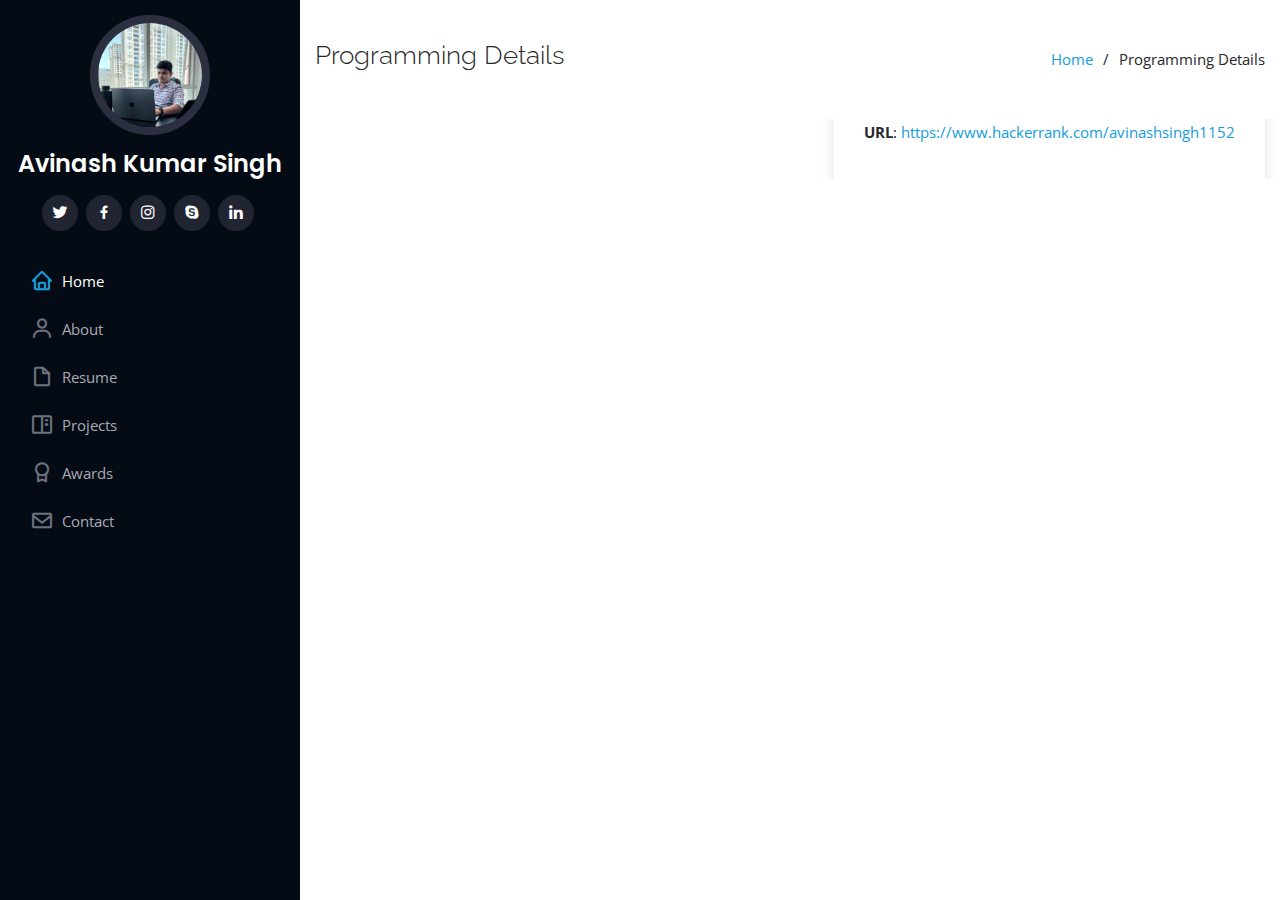
<file: program.html>
<!DOCTYPE html>
<html lang="en">

<head>
  <meta charset="utf-8">
  <meta content="width=device-width, initial-scale=1.0" name="viewport">

  <title>Avinash Kumar Singh</title>
  <meta content="" name="descriptison">
  <meta content="" name="keywords">

  <!-- Favicons -->
  <link href="assets/img/favicon.png" rel="icon">
  <link href="assets/img/apple-touch-icon.png" rel="apple-touch-icon">

  <!-- Google Fonts -->
  <link href="https://fonts.googleapis.com/css?family=Open+Sans:300,300i,400,400i,600,600i,700,700i|Raleway:300,300i,400,400i,500,500i,600,600i,700,700i|Poppins:300,300i,400,400i,500,500i,600,600i,700,700i" rel="stylesheet">

  <!-- Vendor CSS Files -->
  <link href="assets/vendor/bootstrap/css/bootstrap.min.css" rel="stylesheet">
  <link href="assets/vendor/icofont/icofont.min.css" rel="stylesheet">
  <link href="assets/vendor/boxicons/css/boxicons.min.css" rel="stylesheet">
  <link href="assets/vendor/venobox/venobox.css" rel="stylesheet">
  <link href="assets/vendor/owl.carousel/assets/owl.carousel.min.css" rel="stylesheet">
  <link href="assets/vendor/aos/aos.css" rel="stylesheet">

  <!-- Template Main CSS File -->
  <link href="assets/css/style.css" rel="stylesheet">

  <!-- =======================================================
  * Template Name: iPortfolio - v1.2.1
  * Template URL: https://bootstrapmade.com/iportfolio-bootstrap-portfolio-websites-template/
  * Author: BootstrapMade.com
  * License: https://bootstrapmade.com/license/
  ======================================================== -->
</head>

<body>

  <!-- ======= Mobile nav toggle button ======= -->
  <button type="button" class="mobile-nav-toggle d-xl-none"><i class="icofont-navigation-menu"></i></button>

  <!-- ======= Header ======= -->
  <header id="header">
    <div class="d-flex flex-column">

      <div class="profile">
        <img src="assets/img/profile-img.jpg" alt="" class="img-fluid rounded-circle">
        <h1 class="text-light"><a href="index.html">Avinash Kumar Singh</a></h1>
        <div class="social-links mt-3 text-center">
          <a href="#" class="twitter"><i class="bx bxl-twitter"></i></a>
          <a href="#" class="facebook"><i class="bx bxl-facebook"></i></a>
          <a href="#" class="instagram"><i class="bx bxl-instagram"></i></a>
          <a href="#" class="google-plus"><i class="bx bxl-skype"></i></a>
          <a href="#" class="linkedin"><i class="bx bxl-linkedin"></i></a>
        </div>
      </div>

      <nav class="nav-menu">
        <ul>
            <li class="active"><a href="index.html"><i class="bx bx-home"></i> <span>Home</span></a></li>
            <li><a href="#about"><i class="bx bx-user"></i> <span>About</span></a></li>
            <li><a href="#resume"><i class="bx bx-file-blank"></i> <span>Resume</span></a></li>
            <li><a href="#projects"><i class="bx bx-book-content"></i> Projects</a></li>
            <li><a href="#award"><i class="bx bx-award"></i> Awards</a></li>
            <li><a href="#contact"><i class="bx bx-envelope"></i> Contact</a></li>
          </ul>
      </nav><!-- .nav-menu -->
      <button type="button" class="mobile-nav-toggle d-xl-none"><i class="icofont-navigation-menu"></i></button>

    </div>
  </header><!-- End Header -->

  <main id="main">

    <!-- ======= Breadcrumbs ======= -->
    <section id="breadcrumbs" class="breadcrumbs">
      <div class="container">

        <div class="d-flex justify-content-between align-items-center">
          <h2>Programming Details</h2>
          <ol>
            <li><a href="index.html">Home</a></li>
            <li>Programming Details</li>
          </ol>
        </div>

      </div>
    </section><!-- End Breadcrumbs -->

    <!-- ======= Portfolio Details Section ======= -->
    <section id="portfolio-details" class="portfolio-details">
      <div class="container">

        <div class="portfolio-details-container">

          <div class="owl-carousel portfolio-details-carousel">
            <img src="assets/img/program/program.PNG" class="img-fluid" alt="">
            <img src="assets/img/program/p1.png" class="img-fluid" alt="">
            <img src="assets/img/program/p2.png" class="img-fluid" alt="">
            <img src="assets/img/program/p3.png" class="img-fluid" alt="">
            <img src="assets/img/program/p4.png" class="img-fluid" alt="">
          </div>

          <div class="portfolio-info">
            <h3>Project information</h3>
            <ul>
              <li><strong>Category</strong>: Programming</li>
              <li><strong>Site</strong>: HackerRank</li>
              <li><strong>URL</strong>: <a href="https://www.hackerrank.com/avinashsingh1152">https://www.hackerrank.com/avinashsingh1152</a></li>
            </ul>
          </div>
        </div>

      </div>
    </section><!-- End Portfolio Details Section -->

  </main><!-- End #main -->

  <!-- ======= Footer ======= -->
  <footer id="footer">
    <div class="container">
      <div class="credits">
        <!-- All the links in the footer should remain intact. -->
        <!-- You can delete the links only if you purchased the pro version. -->
        <!-- Licensing information: https://bootstrapmade.com/license/ -->
        <!-- Purchase the pro version with working PHP/AJAX contact form: https://bootstrapmade.com/iportfolio-bootstrap-portfolio-websites-template/ -->
        <!-- Designed by using Bootstrap</a> -->
      </div>
    </div>
  </footer><!-- End  Footer -->

  <a href="#" class="back-to-top"><i class="icofont-simple-up"></i></a>

  <!-- Vendor JS Files -->
  <script src="assets/vendor/jquery/jquery.min.js"></script>
  <script src="assets/vendor/bootstrap/js/bootstrap.bundle.min.js"></script>
  <script src="assets/vendor/jquery.easing/jquery.easing.min.js"></script>
  <script src="assets/vendor/php-email-form/validate.js"></script>
  <script src="assets/vendor/waypoints/jquery.waypoints.min.js"></script>
  <script src="assets/vendor/counterup/counterup.min.js"></script>
  <script src="assets/vendor/isotope-layout/isotope.pkgd.min.js"></script>
  <script src="assets/vendor/venobox/venobox.min.js"></script>
  <script src="assets/vendor/owl.carousel/owl.carousel.min.js"></script>
  <script src="assets/vendor/typed.js/typed.min.js"></script>
  <script src="assets/vendor/aos/aos.js"></script>

  <!-- Template Main JS File -->
  <script src="assets/js/main.js"></script>

</body>

</html>
</file>
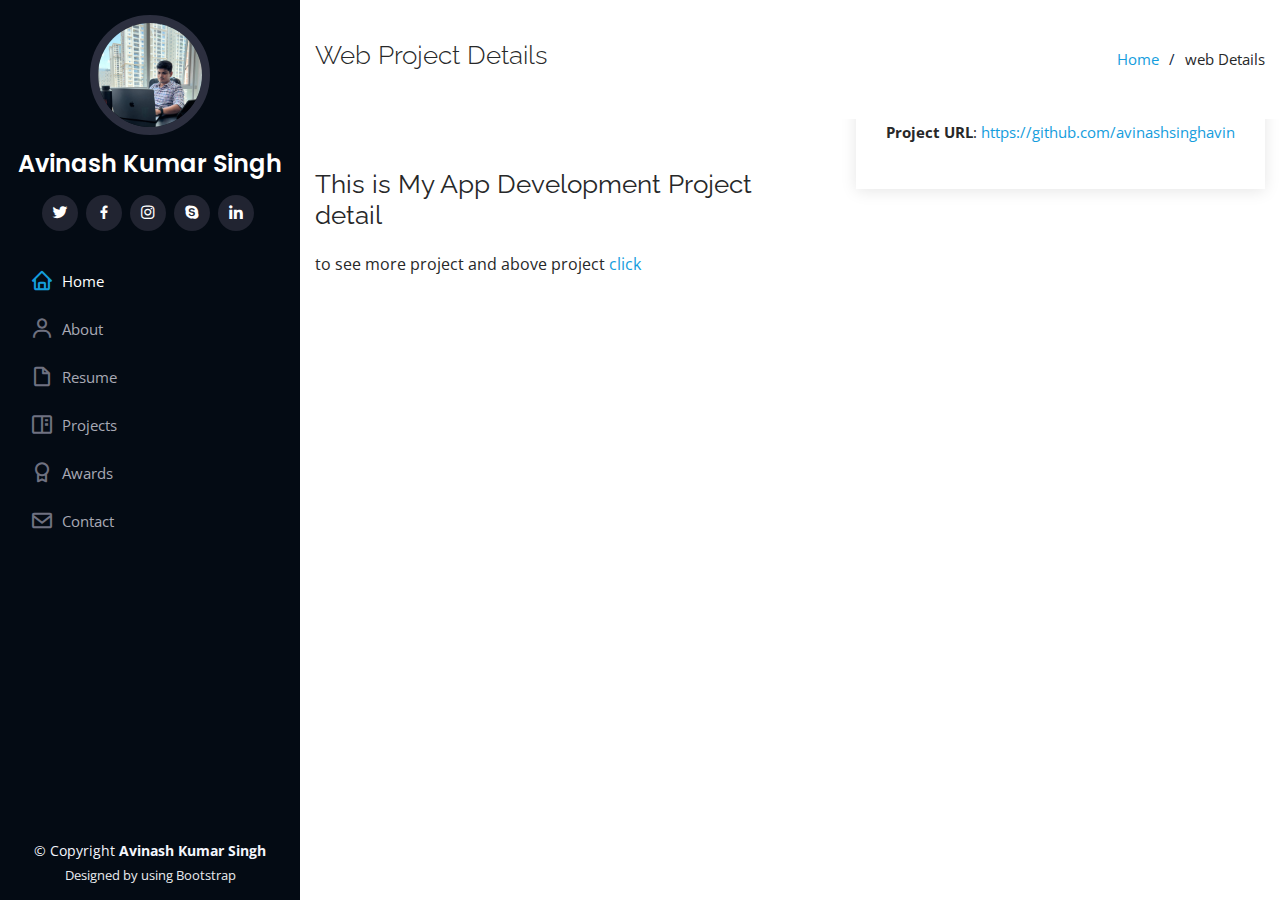
<file: web.html>
<!DOCTYPE html>
<html lang="en">

<head>
  <meta charset="utf-8">
  <meta content="width=device-width, initial-scale=1.0" name="viewport">

  <title>Avinash Kumar Singh</title>
  <meta content="" name="descriptison">
  <meta content="" name="keywords">

  <!-- Favicons -->
  <link href="assets/img/favicon.png" rel="icon">
  <link href="assets/img/apple-touch-icon.png" rel="apple-touch-icon">

  <!-- Google Fonts -->
  <link href="https://fonts.googleapis.com/css?family=Open+Sans:300,300i,400,400i,600,600i,700,700i|Raleway:300,300i,400,400i,500,500i,600,600i,700,700i|Poppins:300,300i,400,400i,500,500i,600,600i,700,700i" rel="stylesheet">

  <!-- Vendor CSS Files -->
  <link href="assets/vendor/bootstrap/css/bootstrap.min.css" rel="stylesheet">
  <link href="assets/vendor/icofont/icofont.min.css" rel="stylesheet">
  <link href="assets/vendor/boxicons/css/boxicons.min.css" rel="stylesheet">
  <link href="assets/vendor/venobox/venobox.css" rel="stylesheet">
  <link href="assets/vendor/owl.carousel/assets/owl.carousel.min.css" rel="stylesheet">
  <link href="assets/vendor/aos/aos.css" rel="stylesheet">

  <!-- Template Main CSS File -->
  <link href="assets/css/style.css" rel="stylesheet">

  <!-- =======================================================
  * Template Name: iPortfolio - v1.2.1
  * Template URL: https://bootstrapmade.com/iportfolio-bootstrap-portfolio-websites-template/
  * Author: BootstrapMade.com
  * License: https://bootstrapmade.com/license/
  ======================================================== -->
</head>

<body>

  <!-- ======= Mobile nav toggle button ======= -->
  <button type="button" class="mobile-nav-toggle d-xl-none"><i class="icofont-navigation-menu"></i></button>

  <!-- ======= Header ======= -->
  <header id="header">
    <div class="d-flex flex-column">

      <div class="profile">
        <img src="assets/img/profile-img.jpg" alt="" class="img-fluid rounded-circle">
        <h1 class="text-light"><a href="index.html">Avinash Kumar Singh</a></h1>
        <div class="social-links mt-3 text-center">
          <a href="#" class="twitter"><i class="bx bxl-twitter"></i></a>
          <a href="#" class="facebook"><i class="bx bxl-facebook"></i></a>
          <a href="#" class="instagram"><i class="bx bxl-instagram"></i></a>
          <a href="#" class="google-plus"><i class="bx bxl-skype"></i></a>
          <a href="#" class="linkedin"><i class="bx bxl-linkedin"></i></a>
        </div>
      </div>

      <nav class="nav-menu">
        <ul>
            <li class="active"><a href="index.html"><i class="bx bx-home"></i> <span>Home</span></a></li>
            <li><a href="#about"><i class="bx bx-user"></i> <span>About</span></a></li>
            <li><a href="#resume"><i class="bx bx-file-blank"></i> <span>Resume</span></a></li>
            <li><a href="#projects"><i class="bx bx-book-content"></i> Projects</a></li>
            <li><a href="#award"><i class="bx bx-award"></i> Awards</a></li>
            <li><a href="#contact"><i class="bx bx-envelope"></i> Contact</a></li>
          </ul>
      </nav><!-- .nav-menu -->
      <button type="button" class="mobile-nav-toggle d-xl-none"><i class="icofont-navigation-menu"></i></button>

    </div>
  </header><!-- End Header -->

  <main id="main">

    <!-- ======= Breadcrumbs ======= -->
    <section id="breadcrumbs" class="breadcrumbs">
      <div class="container">

        <div class="d-flex justify-content-between align-items-center">
          <h2>Web Project Details</h2>
          <ol>
            <li><a href="index.html">Home</a></li>
            <li>web Details</li>
          </ol>
        </div>

      </div>
    </section><!-- End Breadcrumbs -->

    <!-- ======= Portfolio Details Section ======= -->
    <section id="portfolio-details" class="portfolio-details">
      <div class="container">

        <div class="portfolio-details-container">

          <div class="owl-carousel portfolio-details-carousel">
            <img src="assets/img/web/web1.jpg" class="img-fluid" alt="">
            <img src="assets/img/web/web2.jpg" class="img-fluid" alt="">
            <img src="assets/img/web/web3.jpg" class="img-fluid" alt="">
          </div>
          <div class="portfolio-info">
            <h3>Project information</h3>
            <ul>
              <li><strong>Category</strong>: Web Development</li>
              <li><strong>Project URL</strong>: <a href="https://github.com/avinashsinghavin">https://github.com/avinashsinghavin</a></li>
            </ul>
          </div>

        </div>

        <div class="portfolio-description">
          <h2>This is My App Development Project detail</h2>
          <p>
            to see more project and above project <a href="https://github.com/avinashsinghavin" target="_blank">click </a>
          </p>
        </div>

      </div>
    </section><!-- End Portfolio Details Section -->

  </main><!-- End #main -->

  <!-- ======= Footer ======= -->
  <footer id="footer">
    <div class="container">
      <div class="copyright">
        &copy; Copyright <strong><span>Avinash Kumar Singh</span></strong>
      </div>
      <div class="credits">
        <!-- All the links in the footer should remain intact. -->
        <!-- You can delete the links only if you purchased the pro version. -->
        <!-- Licensing information: https://bootstrapmade.com/license/ -->
        <!-- Purchase the pro version with working PHP/AJAX contact form: https://bootstrapmade.com/iportfolio-bootstrap-portfolio-websites-template/ -->
        Designed by using Bootstrap</a>
      </div>
    </div>
  </footer><!-- End  Footer -->

  <a href="#" class="back-to-top"><i class="icofont-simple-up"></i></a>

  <!-- Vendor JS Files -->
  <script src="assets/vendor/jquery/jquery.min.js"></script>
  <script src="assets/vendor/bootstrap/js/bootstrap.bundle.min.js"></script>
  <script src="assets/vendor/jquery.easing/jquery.easing.min.js"></script>
  <script src="assets/vendor/php-email-form/validate.js"></script>
  <script src="assets/vendor/waypoints/jquery.waypoints.min.js"></script>
  <script src="assets/vendor/counterup/counterup.min.js"></script>
  <script src="assets/vendor/isotope-layout/isotope.pkgd.min.js"></script>
  <script src="assets/vendor/venobox/venobox.min.js"></script>
  <script src="assets/vendor/owl.carousel/owl.carousel.min.js"></script>
  <script src="assets/vendor/typed.js/typed.min.js"></script>
  <script src="assets/vendor/aos/aos.js"></script>

  <!-- Template Main JS File -->
  <script src="assets/js/main.js"></script>

</body>

</html>
</file>
<file: assets/vendor/venobox/venobox.css>
/* ------ venobox.css --------*/
.vbox-overlay *, .vbox-overlay *:before, .vbox-overlay *:after{
    -webkit-backface-visibility: hidden;
    -webkit-box-sizing:border-box;
    -moz-box-sizing:border-box;
    box-sizing:border-box;
}
.vbox-overlay * { 
    -webkit-backface-visibility: visible;
    backface-visibility: visible;
}
.vbox-overlay{
    display: -webkit-flex;
    display: flex;
    -webkit-flex-direction: column;
    flex-direction: column;
    -webkit-justify-content: center;
    justify-content: center;
    -webkit-align-items: center;
    align-items: center;
    position: fixed;
    left: 0;
    top: 0;
    bottom: 0;
    right: 0;
    z-index: 1040;
    -webkit-transform:translateZ(1000px);
    transform: translateZ(1000px);
    transform-style: preserve-3d;
}

/* ----- navigation ----- */
.vbox-title{
    width: 100%;
    height: 40px;
    float: left;
    text-align: center;
    line-height: 28px;
    font-size: 12px;
    padding: 6px 40px;
    overflow: hidden;
    position: fixed;
    display: none;
    left: 0;
    z-index: 1050;
}
.vbox-close{
    cursor: pointer;
    position: fixed;
    top: -1px;
    right: 0;
    width: 50px;
    height: 40px;
    padding: 6px;
    display: block;
    background-position:10px center;
    overflow: hidden;
    font-size: 24px;
    line-height: 1;
    text-align: center;
    z-index: 1050;
}
.vbox-num{
    cursor: pointer;
    position: fixed;
    left: 0;
    height: 40px;
    display: block;
    overflow: hidden;
    line-height: 28px;
    font-size: 12px;
    padding: 6px 10px;
    display: none;
    z-index: 1050;
}
/* ----- navigation ARROWS ----- */
.vbox-next, .vbox-prev{
    position: fixed;
    top: 50%;
    margin-top: -15px;
    overflow: hidden;
    cursor: pointer;
    display: block;
    width: 45px;
    height: 45px;
    z-index: 1050;
}
.vbox-next span, .vbox-prev span{
    position: relative;
    width: 20px;
    height: 20px;
    border: 2px solid transparent;
    border-top-color: #B6B6B6;
    border-right-color: #B6B6B6;
    text-indent: -100px;
    position: absolute;
    top: 8px;
    display: block;
}
.vbox-prev{
    left: 15px;
}
.vbox-next{
    right: 15px;
}
.vbox-prev span{
    left: 10px;
    -ms-transform: rotate(-135deg);
    -webkit-transform: rotate(-135deg);
    transform: rotate(-135deg);
}
.vbox-next span{
    -ms-transform: rotate(45deg);
    -webkit-transform: rotate(45deg);
    transform: rotate(45deg);
    right: 10px;
}
/* ------- inline window ------ */
.vbox-inline{
    width: 420px;
    height: 315px;
    height: 70vh;
    padding: 10px;
    background: #fff;
    margin: 0 auto;
    overflow: auto;
    text-align: left;
}
/* ------- Video & iFrames window ------ */
.venoframe{
    max-width: 100%;
    width: 100%;
    border: none;
    width: 100%;
    height: 260px;
    height: 70vh;
}
.venoframe.vbvid{
    height: 260px;
}
@media (min-width: 768px) {
    .venoframe, .vbox-inline{
        width: 90%;
        height: 360px;
        height: 70vh;
    }
    .venoframe.vbvid{
        width: 640px;
        height: 360px;
    }
}
@media (min-width: 992px) {
    .venoframe, .vbox-inline{
        max-width: 1200px;
        width: 80%;
        height: 540px;
        height: 70vh;
    }
    .venoframe.vbvid{
        width: 960px;
        height: 540px;
    }
}
/* 
Please do NOT edit this part! 
or at least read this note: http://i.imgur.com/7C0ws9e.gif
*/
.vbox-open{
    overflow: hidden;
}
.vbox-container{
    position: absolute;
    left: 0;
    right: 0;
    top: 0;
    bottom: 0;
    overflow-x: hidden;
    overflow-y: scroll;
    overflow-scrolling: touch;
    -webkit-overflow-scrolling: touch;
    z-index: 20;
    max-height: 100%;

}

.vbox-content{
    text-align: center;
    float: left;
    width: 100%;
    position: relative;
    overflow: hidden;
    padding: 20px 4%;
}
.vbox-container img{
    max-width: 100%;
    height: auto;
}
.vbox-figlio{
    box-shadow: 0 0 12px rgba(0,0,0,0.19), 0 6px 6px rgba(0,0,0,0.23);
    max-width: 100%;
    text-align: initial;
}
img.vbox-figlio{
    -webkit-user-select: none;
-khtml-user-select: none;
-moz-user-select: none;
-o-user-select: none;
user-select: none;
}
.vbox-content.swipe-left{
    margin-left: -200px !important;
}
.vbox-content.swipe-right{
    margin-left: 200px !important;
}
.vbox-animated{
    webkit-transition: margin 300ms ease-out;
    transition: margin 300ms ease-out;
}

/* ---------- preloader ----------
 * SPINKIT 
 * http://tobiasahlin.com/spinkit/
-------------------------------- */
.sk-double-bounce,.sk-rotating-plane{width:40px;height:40px;margin:40px auto}.sk-rotating-plane{background-color:#333;-webkit-animation:sk-rotatePlane 1.2s infinite ease-in-out;animation:sk-rotatePlane 1.2s infinite ease-in-out}@-webkit-keyframes sk-rotatePlane{0%{-webkit-transform:perspective(120px) rotateX(0) rotateY(0);transform:perspective(120px) rotateX(0) rotateY(0)}50%{-webkit-transform:perspective(120px) rotateX(-180.1deg) rotateY(0);transform:perspective(120px) rotateX(-180.1deg) rotateY(0)}100%{-webkit-transform:perspective(120px) rotateX(-180deg) rotateY(-179.9deg);transform:perspective(120px) rotateX(-180deg) rotateY(-179.9deg)}}@keyframes sk-rotatePlane{0%{-webkit-transform:perspective(120px) rotateX(0) rotateY(0);transform:perspective(120px) rotateX(0) rotateY(0)}50%{-webkit-transform:perspective(120px) rotateX(-180.1deg) rotateY(0);transform:perspective(120px) rotateX(-180.1deg) rotateY(0)}100%{-webkit-transform:perspective(120px) rotateX(-180deg) rotateY(-179.9deg);transform:perspective(120px) rotateX(-180deg) rotateY(-179.9deg)}}.sk-double-bounce{position:relative}.sk-double-bounce .sk-child{width:100%;height:100%;border-radius:50%;background-color:#333;opacity:.6;position:absolute;top:0;left:0;-webkit-animation:sk-doubleBounce 2s infinite ease-in-out;animation:sk-doubleBounce 2s infinite ease-in-out}.sk-chasing-dots .sk-child,.sk-spinner-pulse,.sk-three-bounce .sk-child{background-color:#333;border-radius:100%}.sk-double-bounce .sk-double-bounce2{-webkit-animation-delay:-1s;animation-delay:-1s}@-webkit-keyframes sk-doubleBounce{0%,100%{-webkit-transform:scale(0);transform:scale(0)}50%{-webkit-transform:scale(1);transform:scale(1)}}@keyframes sk-doubleBounce{0%,100%{-webkit-transform:scale(0);transform:scale(0)}50%{-webkit-transform:scale(1);transform:scale(1)}}.sk-wave{margin:40px auto;width:50px;height:40px;text-align:center;font-size:10px}.sk-wave .sk-rect{background-color:#333;height:100%;width:6px;display:inline-block;-webkit-animation:sk-waveStretchDelay 1.2s infinite ease-in-out;animation:sk-waveStretchDelay 1.2s infinite ease-in-out}.sk-wave .sk-rect1{-webkit-animation-delay:-1.2s;animation-delay:-1.2s}.sk-wave .sk-rect2{-webkit-animation-delay:-1.1s;animation-delay:-1.1s}.sk-wave .sk-rect3{-webkit-animation-delay:-1s;animation-delay:-1s}.sk-wave .sk-rect4{-webkit-animation-delay:-.9s;animation-delay:-.9s}.sk-wave .sk-rect5{-webkit-animation-delay:-.8s;animation-delay:-.8s}@-webkit-keyframes sk-waveStretchDelay{0%,100%,40%{-webkit-transform:scaleY(.4);transform:scaleY(.4)}20%{-webkit-transform:scaleY(1);transform:scaleY(1)}}@keyframes sk-waveStretchDelay{0%,100%,40%{-webkit-transform:scaleY(.4);transform:scaleY(.4)}20%{-webkit-transform:scaleY(1);transform:scaleY(1)}}.sk-wandering-cubes{margin:40px auto;width:40px;height:40px;position:relative}.sk-wandering-cubes .sk-cube{background-color:#333;width:10px;height:10px;position:absolute;top:0;left:0;-webkit-animation:sk-wanderingCube 1.8s ease-in-out -1.8s infinite both;animation:sk-wanderingCube 1.8s ease-in-out -1.8s infinite both}.sk-chasing-dots,.sk-spinner-pulse{width:40px;height:40px;margin:40px auto}.sk-wandering-cubes .sk-cube2{-webkit-animation-delay:-.9s;animation-delay:-.9s}@-webkit-keyframes sk-wanderingCube{0%{-webkit-transform:rotate(0);transform:rotate(0)}25%{-webkit-transform:translateX(30px) rotate(-90deg) scale(.5);transform:translateX(30px) rotate(-90deg) scale(.5)}50%{-webkit-transform:translateX(30px) translateY(30px) rotate(-179deg);transform:translateX(30px) translateY(30px) rotate(-179deg)}50.1%{-webkit-transform:translateX(30px) translateY(30px) rotate(-180deg);transform:translateX(30px) translateY(30px) rotate(-180deg)}75%{-webkit-transform:translateX(0) translateY(30px) rotate(-270deg) scale(.5);transform:translateX(0) translateY(30px) rotate(-270deg) scale(.5)}100%{-webkit-transform:rotate(-360deg);transform:rotate(-360deg)}}@keyframes sk-wanderingCube{0%{-webkit-transform:rotate(0);transform:rotate(0)}25%{-webkit-transform:translateX(30px) rotate(-90deg) scale(.5);transform:translateX(30px) rotate(-90deg) scale(.5)}50%{-webkit-transform:translateX(30px) translateY(30px) rotate(-179deg);transform:translateX(30px) translateY(30px) rotate(-179deg)}50.1%{-webkit-transform:translateX(30px) translateY(30px) rotate(-180deg);transform:translateX(30px) translateY(30px) rotate(-180deg)}75%{-webkit-transform:translateX(0) translateY(30px) rotate(-270deg) scale(.5);transform:translateX(0) translateY(30px) rotate(-270deg) scale(.5)}100%{-webkit-transform:rotate(-360deg);transform:rotate(-360deg)}}.sk-spinner-pulse{-webkit-animation:sk-pulseScaleOut 1s infinite ease-in-out;animation:sk-pulseScaleOut 1s infinite ease-in-out}@-webkit-keyframes sk-pulseScaleOut{0%{-webkit-transform:scale(0);transform:scale(0)}100%{-webkit-transform:scale(1);transform:scale(1);opacity:0}}@keyframes sk-pulseScaleOut{0%{-webkit-transform:scale(0);transform:scale(0)}100%{-webkit-transform:scale(1);transform:scale(1);opacity:0}}.sk-chasing-dots{position:relative;text-align:center;-webkit-animation:sk-chasingDotsRotate 2s infinite linear;animation:sk-chasingDotsRotate 2s infinite linear}.sk-chasing-dots .sk-child{width:60%;height:60%;display:inline-block;position:absolute;top:0;-webkit-animation:sk-chasingDotsBounce 2s infinite ease-in-out;animation:sk-chasingDotsBounce 2s infinite ease-in-out}.sk-chasing-dots .sk-dot2{top:auto;bottom:0;-webkit-animation-delay:-1s;animation-delay:-1s}@-webkit-keyframes sk-chasingDotsRotate{100%{-webkit-transform:rotate(360deg);transform:rotate(360deg)}}@keyframes sk-chasingDotsRotate{100%{-webkit-transform:rotate(360deg);transform:rotate(360deg)}}@-webkit-keyframes sk-chasingDotsBounce{0%,100%{-webkit-transform:scale(0);transform:scale(0)}50%{-webkit-transform:scale(1);transform:scale(1)}}@keyframes sk-chasingDotsBounce{0%,100%{-webkit-transform:scale(0);transform:scale(0)}50%{-webkit-transform:scale(1);transform:scale(1)}}.sk-three-bounce{margin:40px auto;width:80px;text-align:center}.sk-three-bounce .sk-child{width:20px;height:20px;display:inline-block;-webkit-animation:sk-three-bounce 1.4s ease-in-out 0s infinite both;animation:sk-three-bounce 1.4s ease-in-out 0s infinite both}.sk-circle .sk-child:before,.sk-fading-circle .sk-circle:before{display:block;border-radius:100%;content:'';background-color:#333}.sk-three-bounce .sk-bounce1{-webkit-animation-delay:-.32s;animation-delay:-.32s}.sk-three-bounce .sk-bounce2{-webkit-animation-delay:-.16s;animation-delay:-.16s}@-webkit-keyframes sk-three-bounce{0%,100%,80%{-webkit-transform:scale(0);transform:scale(0)}40%{-webkit-transform:scale(1);transform:scale(1)}}@keyframes sk-three-bounce{0%,100%,80%{-webkit-transform:scale(0);transform:scale(0)}40%{-webkit-transform:scale(1);transform:scale(1)}}.sk-circle{margin:40px auto;width:40px;height:40px;position:relative}.sk-circle .sk-child{width:100%;height:100%;position:absolute;left:0;top:0}.sk-circle .sk-child:before{margin:0 auto;width:15%;height:15%;-webkit-animation:sk-circleBounceDelay 1.2s infinite ease-in-out both;animation:sk-circleBounceDelay 1.2s infinite ease-in-out both}.sk-circle .sk-circle2{-webkit-transform:rotate(30deg);-ms-transform:rotate(30deg);transform:rotate(30deg)}.sk-circle .sk-circle3{-webkit-transform:rotate(60deg);-ms-transform:rotate(60deg);transform:rotate(60deg)}.sk-circle .sk-circle4{-webkit-transform:rotate(90deg);-ms-transform:rotate(90deg);transform:rotate(90deg)}.sk-circle .sk-circle5{-webkit-transform:rotate(120deg);-ms-transform:rotate(120deg);transform:rotate(120deg)}.sk-circle .sk-circle6{-webkit-transform:rotate(150deg);-ms-transform:rotate(150deg);transform:rotate(150deg)}.sk-circle .sk-circle7{-webkit-transform:rotate(180deg);-ms-transform:rotate(180deg);transform:rotate(180deg)}.sk-circle .sk-circle8{-webkit-transform:rotate(210deg);-ms-transform:rotate(210deg);transform:rotate(210deg)}.sk-circle .sk-circle9{-webkit-transform:rotate(240deg);-ms-transform:rotate(240deg);transform:rotate(240deg)}.sk-circle .sk-circle10{-webkit-transform:rotate(270deg);-ms-transform:rotate(270deg);transform:rotate(270deg)}.sk-circle .sk-circle11{-webkit-transform:rotate(300deg);-ms-transform:rotate(300deg);transform:rotate(300deg)}.sk-circle .sk-circle12{-webkit-transform:rotate(330deg);-ms-transform:rotate(330deg);transform:rotate(330deg)}.sk-circle .sk-circle2:before{-webkit-animation-delay:-1.1s;animation-delay:-1.1s}.sk-circle .sk-circle3:before{-webkit-animation-delay:-1s;animation-delay:-1s}.sk-circle .sk-circle4:before{-webkit-animation-delay:-.9s;animation-delay:-.9s}.sk-circle .sk-circle5:before{-webkit-animation-delay:-.8s;animation-delay:-.8s}.sk-circle .sk-circle6:before{-webkit-animation-delay:-.7s;animation-delay:-.7s}.sk-circle .sk-circle7:before{-webkit-animation-delay:-.6s;animation-delay:-.6s}.sk-circle .sk-circle8:before{-webkit-animation-delay:-.5s;animation-delay:-.5s}.sk-circle .sk-circle9:before{-webkit-animation-delay:-.4s;animation-delay:-.4s}.sk-circle .sk-circle10:before{-webkit-animation-delay:-.3s;animation-delay:-.3s}.sk-circle .sk-circle11:before{-webkit-animation-delay:-.2s;animation-delay:-.2s}.sk-circle .sk-circle12:before{-webkit-animation-delay:-.1s;animation-delay:-.1s}@-webkit-keyframes sk-circleBounceDelay{0%,100%,80%{-webkit-transform:scale(0);transform:scale(0)}40%{-webkit-transform:scale(1);transform:scale(1)}}@keyframes sk-circleBounceDelay{0%,100%,80%{-webkit-transform:scale(0);transform:scale(0)}40%{-webkit-transform:scale(1);transform:scale(1)}}.sk-cube-grid{width:40px;height:40px;margin:40px auto}.sk-cube-grid .sk-cube{width:33.33%;height:33.33%;background-color:#333;float:left;-webkit-animation:sk-cubeGridScaleDelay 1.3s infinite ease-in-out;animation:sk-cubeGridScaleDelay 1.3s infinite ease-in-out}.sk-cube-grid .sk-cube1{-webkit-animation-delay:.2s;animation-delay:.2s}.sk-cube-grid .sk-cube2{-webkit-animation-delay:.3s;animation-delay:.3s}.sk-cube-grid .sk-cube3{-webkit-animation-delay:.4s;animation-delay:.4s}.sk-cube-grid .sk-cube4{-webkit-animation-delay:.1s;animation-delay:.1s}.sk-cube-grid .sk-cube5{-webkit-animation-delay:.2s;animation-delay:.2s}.sk-cube-grid .sk-cube6{-webkit-animation-delay:.3s;animation-delay:.3s}.sk-cube-grid .sk-cube7{-webkit-animation-delay:0ms;animation-delay:0ms}.sk-cube-grid .sk-cube8{-webkit-animation-delay:.1s;animation-delay:.1s}.sk-cube-grid .sk-cube9{-webkit-animation-delay:.2s;animation-delay:.2s}@-webkit-keyframes sk-cubeGridScaleDelay{0%,100%,70%{-webkit-transform:scale3D(1,1,1);transform:scale3D(1,1,1)}35%{-webkit-transform:scale3D(0,0,1);transform:scale3D(0,0,1)}}@keyframes sk-cubeGridScaleDelay{0%,100%,70%{-webkit-transform:scale3D(1,1,1);transform:scale3D(1,1,1)}35%{-webkit-transform:scale3D(0,0,1);transform:scale3D(0,0,1)}}.sk-fading-circle{margin:40px auto;width:40px;height:40px;position:relative}.sk-fading-circle .sk-circle{width:100%;height:100%;position:absolute;left:0;top:0}.sk-fading-circle .sk-circle:before{margin:0 auto;width:15%;height:15%;-webkit-animation:sk-circleFadeDelay 1.2s infinite ease-in-out both;animation:sk-circleFadeDelay 1.2s infinite ease-in-out both}.sk-fading-circle .sk-circle2{-webkit-transform:rotate(30deg);-ms-transform:rotate(30deg);transform:rotate(30deg)}.sk-fading-circle .sk-circle3{-webkit-transform:rotate(60deg);-ms-transform:rotate(60deg);transform:rotate(60deg)}.sk-fading-circle .sk-circle4{-webkit-transform:rotate(90deg);-ms-transform:rotate(90deg);transform:rotate(90deg)}.sk-fading-circle .sk-circle5{-webkit-transform:rotate(120deg);-ms-transform:rotate(120deg);transform:rotate(120deg)}.sk-fading-circle .sk-circle6{-webkit-transform:rotate(150deg);-ms-transform:rotate(150deg);transform:rotate(150deg)}.sk-fading-circle .sk-circle7{-webkit-transform:rotate(180deg);-ms-transform:rotate(180deg);transform:rotate(180deg)}.sk-fading-circle .sk-circle8{-webkit-transform:rotate(210deg);-ms-transform:rotate(210deg);transform:rotate(210deg)}.sk-fading-circle .sk-circle9{-webkit-transform:rotate(240deg);-ms-transform:rotate(240deg);transform:rotate(240deg)}.sk-fading-circle .sk-circle10{-webkit-transform:rotate(270deg);-ms-transform:rotate(270deg);transform:rotate(270deg)}.sk-fading-circle .sk-circle11{-webkit-transform:rotate(300deg);-ms-transform:rotate(300deg);transform:rotate(300deg)}.sk-fading-circle .sk-circle12{-webkit-transform:rotate(330deg);-ms-transform:rotate(330deg);transform:rotate(330deg)}.sk-fading-circle .sk-circle2:before{-webkit-animation-delay:-1.1s;animation-delay:-1.1s}.sk-fading-circle .sk-circle3:before{-webkit-animation-delay:-1s;animation-delay:-1s}.sk-fading-circle .sk-circle4:before{-webkit-animation-delay:-.9s;animation-delay:-.9s}.sk-fading-circle .sk-circle5:before{-webkit-animation-delay:-.8s;animation-delay:-.8s}.sk-fading-circle .sk-circle6:before{-webkit-animation-delay:-.7s;animation-delay:-.7s}.sk-fading-circle .sk-circle7:before{-webkit-animation-delay:-.6s;animation-delay:-.6s}.sk-fading-circle .sk-circle8:before{-webkit-animation-delay:-.5s;animation-delay:-.5s}.sk-fading-circle .sk-circle9:before{-webkit-animation-delay:-.4s;animation-delay:-.4s}.sk-fading-circle .sk-circle10:before{-webkit-animation-delay:-.3s;animation-delay:-.3s}.sk-fading-circle .sk-circle11:before{-webkit-animation-delay:-.2s;animation-delay:-.2s}.sk-fading-circle .sk-circle12:before{-webkit-animation-delay:-.1s;animation-delay:-.1s}@-webkit-keyframes sk-circleFadeDelay{0%,100%,39%{opacity:0}40%{opacity:1}}@keyframes sk-circleFadeDelay{0%,100%,39%{opacity:0}40%{opacity:1}}.sk-folding-cube{margin:40px auto;width:40px;height:40px;position:relative;-webkit-transform:rotateZ(45deg);transform:rotateZ(45deg)}.sk-folding-cube .sk-cube{float:left;width:50%;height:50%;position:relative;-webkit-transform:scale(1.1);-ms-transform:scale(1.1);transform:scale(1.1)}.sk-folding-cube .sk-cube:before{content:'';position:absolute;top:0;left:0;width:100%;height:100%;background-color:#333;-webkit-animation:sk-foldCubeAngle 2.4s infinite linear both;animation:sk-foldCubeAngle 2.4s infinite linear both;-webkit-transform-origin:100% 100%;-ms-transform-origin:100% 100%;transform-origin:100% 100%}.sk-folding-cube .sk-cube2{-webkit-transform:scale(1.1) rotateZ(90deg);transform:scale(1.1) rotateZ(90deg)}.sk-folding-cube .sk-cube3{-webkit-transform:scale(1.1) rotateZ(180deg);transform:scale(1.1) rotateZ(180deg)}.sk-folding-cube .sk-cube4{-webkit-transform:scale(1.1) rotateZ(270deg);transform:scale(1.1) rotateZ(270deg)}.sk-folding-cube .sk-cube2:before{-webkit-animation-delay:.3s;animation-delay:.3s}.sk-folding-cube .sk-cube3:before{-webkit-animation-delay:.6s;animation-delay:.6s}.sk-folding-cube .sk-cube4:before{-webkit-animation-delay:.9s;animation-delay:.9s}@-webkit-keyframes sk-foldCubeAngle{0%,10%{-webkit-transform:perspective(140px) rotateX(-180deg);transform:perspective(140px) rotateX(-180deg);opacity:0}25%,75%{-webkit-transform:perspective(140px) rotateX(0);transform:perspective(140px) rotateX(0);opacity:1}100%,90%{-webkit-transform:perspective(140px) rotateY(180deg);transform:perspective(140px) rotateY(180deg);opacity:0}}@keyframes sk-foldCubeAngle{0%,10%{-webkit-transform:perspective(140px) rotateX(-180deg);transform:perspective(140px) rotateX(-180deg);opacity:0}25%,75%{-webkit-transform:perspective(140px) rotateX(0);transform:perspective(140px) rotateX(0);opacity:1}100%,90%{-webkit-transform:perspective(140px) rotateY(180deg);transform:perspective(140px) rotateY(180deg);opacity:0}}
</file>
<file: assets/css/style.css>
/**
* Template Name: iPortfolio - v1.2.1
* Template URL: https://bootstrapmade.com/iportfolio-bootstrap-portfolio-websites-template/
* Author: BootstrapMade.com
* License: https://bootstrapmade.com/license/
*/

/*--------------------------------------------------------------
# General
--------------------------------------------------------------*/
body {
  font-family: "Open Sans", sans-serif;
  color: #272829;
}

a {
  color: #149ddd;
}

a:hover {
  color: #37b3ed;
  text-decoration: none;
}

h1, h2, h3, h4, h5, h6 {
  font-family: "Raleway", sans-serif;
}

/*--------------------------------------------------------------
# Back to top button
--------------------------------------------------------------*/
.back-to-top {
  position: fixed;
  display: none;
  width: 40px;
  height: 40px;
  border-radius: 50px;
  right: 15px;
  bottom: 15px;
  background: #149ddd;
  color: #fff;
  transition: display 0.5s ease-in-out;
  z-index: 99999;
}

.back-to-top i {
  font-size: 24px;
  position: absolute;
  top: 7px;
  left: 8px;
}

.back-to-top:hover {
  color: #fff;
  background: #2eafec;
  transition: background 0.2s ease-in-out;
}

/*--------------------------------------------------------------
# Header
--------------------------------------------------------------*/
#header {
  position: fixed;
  top: 0;
  left: 0;
  bottom: 0;
  width: 300px;
  transition: all ease-in-out 0.5s;
  z-index: 9997;
  transition: all 0.5s;
  padding: 0 15px;
  background: #040b14;
  overflow-y: auto;
}

#header .profile img {
  margin: 15px auto;
  display: block;
  width: 120px;
  border: 8px solid #2c2f3f;
}

#header .profile h1 {
  font-size: 24px;
  margin: 0;
  padding: 0;
  font-weight: 600;
  -moz-text-align-last: center;
  text-align-last: center;
  font-family: "Poppins", sans-serif;
}

#header .profile h1 a, #header .profile h1 a:hover {
  color: #fff;
  text-decoration: none;
}

#header .profile .social-links a {
  font-size: 18px;
  display: inline-block;
  background: #212431;
  color: #fff;
  line-height: 1;
  padding: 8px 0;
  margin-right: 4px;
  border-radius: 50%;
  text-align: center;
  width: 36px;
  height: 36px;
  transition: 0.3s;
}

#header .profile .social-links a:hover {
  background: #149ddd;
  color: #fff;
  text-decoration: none;
}

#main {
  margin-left: 300px;
}

@media (max-width: 1199px) {
  #header {
    left: -300px;
  }
  #main {
    margin-left: 0;
  }
}

/*--------------------------------------------------------------
# Navigation Menu
--------------------------------------------------------------*/
/* Desktop Navigation */
.nav-menu {
  padding-top: 30px;
}

.nav-menu * {
  margin: 0;
  padding: 0;
  list-style: none;
}

.nav-menu > ul > li {
  position: relative;
  white-space: nowrap;
}

.nav-menu a {
  display: flex;
  align-items: center;
  color: #a8a9b4;
  padding: 8px 15px;
  margin-bottom: 8px;
  transition: 0.3s;
  font-size: 15px;
}

.nav-menu a i {
  font-size: 24px;
  padding-right: 8px;
  color: #6f7180;
}

.nav-menu a:hover, .nav-menu .active > a, .nav-menu li:hover > a {
  text-decoration: none;
  color: #fff;
}

.nav-menu a:hover i, .nav-menu .active > a i, .nav-menu li:hover > a i {
  color: #149ddd;
}

/* Mobile Navigation */
.mobile-nav-toggle {
  position: fixed;
  right: 15px;
  top: 15px;
  z-index: 9998;
  border: 0;
  background: none;
  font-size: 24px;
  transition: all 0.4s;
  outline: none !important;
  line-height: 1;
  cursor: pointer;
  text-align: right;
}

.mobile-nav-toggle i {
  color: #149ddd;
}

.mobile-nav-active {
  overflow: hidden;
}

.mobile-nav-active #header {
  left: 0;
}

.mobile-nav-active .mobile-nav-toggle i {
  color: #fff;
}

/*--------------------------------------------------------------
# Hero Section
--------------------------------------------------------------*/
#hero {
  width: 100%;
  height: 100vh;
  background: url("../img/hero-bg.jpg") top center;
  background-size: cover;
}

#hero:before {
  content: "";
  background: rgba(5, 13, 24, 0.3);
  position: absolute;
  bottom: 0;
  top: 0;
  left: 0;
  right: 0;
  z-index: 1;
}

#hero .hero-container {
  position: relative;
  z-index: 2;
  min-width: 300px;
}

#hero h1 {
  margin: 0 0 10px 0;
  font-size: 64px;
  font-weight: 700;
  line-height: 56px;
  color: #fff;
}

#hero p {
  color: #fff;
  margin-bottom: 50px;
  font-size: 26px;
  font-family: "Poppins", sans-serif;
}

#hero p span {
  color: #fff;
  padding-bottom: 4px;
  letter-spacing: 1px;
  border-bottom: 3px solid #149ddd;
}

@media (min-width: 1024px) {
  #hero {
    background-attachment: fixed;
  }
}

@media (max-width: 768px) {
  #hero h1 {
    font-size: 28px;
    line-height: 36px;
  }
  #hero h2 {
    font-size: 18px;
    line-height: 24px;
    margin-bottom: 30px;
  }
}

/*--------------------------------------------------------------
# Sections General
--------------------------------------------------------------*/
section {
  padding: 60px 0;
  overflow: hidden;
}

.section-bg {
  background: #f5f8fd;
}

.section-title {
  padding-bottom: 30px;
}

.section-title h2 {
  font-size: 32px;
  font-weight: bold;
  margin-bottom: 20px;
  padding-bottom: 20px;
  position: relative;
  color: #173b6c;
}

.section-title h2::after {
  content: '';
  position: absolute;
  display: block;
  width: 50px;
  height: 3px;
  background: #149ddd;
  bottom: 0;
  left: 0;
}

.section-title p {
  margin-bottom: 0;
}

/*--------------------------------------------------------------
# Sections RED General
--------------------------------------------------------------*/
section-red {
  padding: 60px 0;
  overflow: hidden;
}

.section-red-bg {
  background: #fdf5f6;
}

.section-red-title {
  padding-bottom: 30px;
}

.section-red-title h2 {
  font-size: 32px;
  font-weight: bold;
  margin-bottom: 20px;
  padding-bottom: 20px;
  position: relative;
  color: #be3338;
}

.section-red-title h2::after {
  content: '';
  position: absolute;
  display: block;
  width: 50px;
  height: 3px;
  background: #dd1439;
  bottom: 0;
  left: 0;
}

.section-red-title p {
  margin-bottom: 0;
}

/*--------------------------------------------------------------
# About
--------------------------------------------------------------*/
.about .content h3 {
  font-weight: 700;
  font-size: 26px;
  color: #173b6c;
}

.about .content ul {
  list-style: none;
  padding: 0;
}

.about .content ul li {
  padding-bottom: 10px;
}

.about .content ul i {
  font-size: 20px;
  padding-right: 2px;
  color: #149ddd;
}

.about .content p:last-child {
  margin-bottom: 0;
}

/*--------------------------------------------------------------
# Facts
--------------------------------------------------------------*/
.facts {
  padding-bottom: 30px;
}

.facts .count-box {
  padding: 30px;
  width: 100%;
}

.facts .count-box i {
  display: block;
  font-size: 44px;
  color: #149ddd;
  float: left;
}

.facts .count-box span {
  font-size: 48px;
  line-height: 40px;
  display: block;
  font-weight: 700;
  color: #050d18;
  margin-left: 60px;
}

.facts .count-box p {
  padding: 15px 0 0 0;
  margin: 0 0 0 60px;
  font-family: "Raleway", sans-serif;
  font-size: 14px;
  color: #122f57;
}

.facts .count-box a {
  font-weight: 600;
  display: block;
  margin-top: 20px;
  color: #122f57;
  font-size: 15px;
  font-family: "Poppins", sans-serif;
  transition: ease-in-out 0.3s;
}

.facts .count-box a:hover {
  color: #1f5297;
}

/*--------------------------------------------------------------
# Akills
--------------------------------------------------------------*/
.skills .progress {
  height: 50px;
  display: block;
  background: none;
}

.skills .progress .skill {
  padding: 0;
  margin: 0 0 6px 0;
  text-transform: uppercase;
  display: block;
  font-weight: 600;
  font-family: "Poppins", sans-serif;
  color: #050d18;
}

.skills .progress .skill .val {
  float: right;
  font-style: normal;
}

.skills .progress-bar-wrap {
  background: #dce8f8;
}

.skills .progress-bar {
  width: 1px;
  height: 10px;
  transition: .9s;
  background-color: #149ddd;
}

/*--------------------------------------------------------------
# Resume
--------------------------------------------------------------*/
.resume .resume-title {
  font-size: 26px;
  font-weight: 700;
  margin-top: 20px;
  margin-bottom: 20px;
  color: #050d18;
}

.resume .resume-item {
  padding: 0 0 20px 20px;
  margin-top: -2px;
  border-left: 2px solid #1f5297;
  position: relative;
}

.resume .resume-item h4 {
  line-height: 18px;
  font-size: 18px;
  font-weight: 600;
  text-transform: uppercase;
  font-family: "Poppins", sans-serif;
  color: #050d18;
  margin-bottom: 10px;
}

.resume .resume-item h5 {
  font-size: 16px;
  background: #e4edf9;
  padding: 5px 15px;
  display: inline-block;
  font-weight: 600;
  margin-bottom: 10px;
}

.resume .resume-item ul {
  padding-left: 20px;
}

.resume .resume-item ul li {
  padding-bottom: 10px;
}

.resume .resume-item:last-child {
  padding-bottom: 0;
}

.resume .resume-item::before {
  content: "";
  position: absolute;
  width: 16px;
  height: 16px;
  border-radius: 50px;
  left: -9px;
  top: 0;
  background: #fff;
  border: 2px solid #1f5297;
}

/*--------------------------------------------------------------
# Portfolio
--------------------------------------------------------------*/
.portfolio .portfolio-item {
  margin-bottom: 30px;
}

.portfolio #portfolio-flters {
  padding: 0;
  margin: 0 auto 35px auto;
  list-style: none;
  text-align: center;
  background: #fff;
  border-radius: 50px;
  padding: 2px 15px;
}

.portfolio #portfolio-flters li {
  cursor: pointer;
  display: inline-block;
  padding: 10px 15px 8px 15px;
  font-size: 14px;
  font-weight: 600;
  line-height: 1;
  text-transform: uppercase;
  color: #272829;
  margin-bottom: 5px;
  transition: all 0.3s ease-in-out;
}

.portfolio #portfolio-flters li:hover, .portfolio #portfolio-flters li.filter-active {
  color: #149ddd;
}

.portfolio #portfolio-flters li:last-child {
  margin-right: 0;
}

.portfolio .portfolio-wrap {
  transition: 0.3s;
  position: relative;
  overflow: hidden;
  z-index: 1;
}

.portfolio .portfolio-wrap::before {
  content: "";
  background: rgba(255, 255, 255, 0.5);
  position: absolute;
  left: 0;
  right: 0;
  top: 0;
  bottom: 0;
  transition: all ease-in-out 0.3s;
  z-index: 2;
  opacity: 0;
}

.portfolio .portfolio-wrap .portfolio-links {
  opacity: 1;
  left: 0;
  right: 0;
  bottom: -60px;
  z-index: 3;
  position: absolute;
  transition: all ease-in-out 0.3s;
  display: flex;
  justify-content: center;
}

.portfolio .portfolio-wrap .portfolio-links a {
  color: #fff;
  font-size: 28px;
  text-align: center;
  background: rgba(20, 157, 221, 0.75);
  transition: 0.3s;
  width: 50%;
}

.portfolio .portfolio-wrap .portfolio-links a:hover {
  background: rgba(20, 157, 221, 0.95);
}

.portfolio .portfolio-wrap .portfolio-links a + a {
  border-left: 1px solid #37b3ed;
}

.portfolio .portfolio-wrap:hover::before {
  top: 0;
  left: 0;
  right: 0;
  bottom: 0;
  opacity: 1;
}

.portfolio .portfolio-wrap:hover .portfolio-links {
  opacity: 1;
  bottom: 0;
}

/*--------------------------------------------------------------
# Services
--------------------------------------------------------------*/
.services .icon-box {
  margin-bottom: 20px;
}

.services .icon {
  float: left;
  display: flex;
  align-items: center;
  justify-content: center;
  width: 54px;
  height: 54px;
  background: #149ddd;
  border-radius: 50%;
  transition: 0.5s;
  border: 1px solid #149ddd;
}

.services .icon i {
  color: #fff;
  font-size: 24px;
}

.services .icon-box:hover .icon {
  background: #fff;
}

.services .icon-box:hover .icon i {
  color: #149ddd;
}

.services .title {
  margin-left: 80px;
  font-weight: 700;
  margin-bottom: 15px;
  font-size: 18px;
}

.services .title a {
  color: #343a40;
}

.services .title a:hover {
  color: #149ddd;
}

.services .description {
  margin-left: 80px;
  line-height: 24px;
  font-size: 14px;
}


/*--------------------------------------------------------------
# Resume
--------------------------------------------------------------*/
.resume .resume-title {
  font-size: 26px;
  font-weight: 700;
  margin-top: 20px;
  margin-bottom: 20px;
  color: #050d18;
}

.resume .resume-item {
  padding: 0 0 20px 20px;
  margin-top: -2px;
  border-left: 2px solid #1f5297;
  position: relative;
}

.resume .resume-item h4 {
  line-height: 18px;
  font-size: 18px;
  font-weight: 600;
  text-transform: uppercase;
  font-family: "Poppins", sans-serif;
  color: #050d18;
  margin-bottom: 10px;
}

.resume .resume-item h5 {
  font-size: 16px;
  background: #e4edf9;
  padding: 5px 15px;
  display: inline-block;
  font-weight: 600;
  margin-bottom: 10px;
}

.resume .resume-item ul {
  padding-left: 20px;
}

.resume .resume-item ul li {
  padding-bottom: 10px;
}

.resume .resume-item:last-child {
  padding-bottom: 0;
}

.resume .resume-item::before {
  content: "";
  position: absolute;
  width: 16px;
  height: 16px;
  border-radius: 50px;
  left: -9px;
  top: 0;
  background: #fff;
  border: 2px solid #1f5297;
}


/*--------------------------------------------------------------
# Education
--------------------------------------------------------------*/
.education .education-title {
  font-size: 26px;
  font-weight: 700;
  margin-top: 20px;
  margin-bottom: 20px;
  color: #050d18;
}

.education .education-item {
  padding: 0 0 20px 20px;
  margin-top: -2px;
  border-left: 2px solid #1f5297;
  position: relative;
}

.education .education-item h4 {
  line-height: 18px;
  font-size: 18px;
  font-weight: 600;
  text-transform: uppercase;
  font-family: "Poppins", sans-serif;
  color: #050d18;
  margin-bottom: 10px;
}

.education .education-item h5 {
  font-size: 16px;
  background: #e4edf9;
  padding: 5px 15px;
  display: inline-block;
  font-weight: 600;
  margin-bottom: 10px;
}

.education .education-item ul {
  padding-left: 20px;
}

.education .education-item ul li {
  padding-bottom: 10px;
}

.education .education-item:last-child {
  padding-bottom: 0;
}

.education .education-item::before {
  content: "";
  position: absolute;
  width: 16px;
  height: 16px;
  border-radius: 50px;
  left: -9px;
  top: 0;
  background: #fff;
  border: 2px solid #1f5297;
}


/*--------------------------------------------------------------
# Experience
--------------------------------------------------------------*/
.experience .experience-title {
  font-size: 26px;
  font-weight: 700;
  margin-top: 20px;
  margin-bottom: 20px;
  color: #050d18;
}

.experience .experience-item {
  padding: 0 0 20px 20px;
  margin-top: -2px;
  border-left: 2px solid #e3303f;
  position: relative;
}

.experience .experience-item h4 {
  line-height: 18px;
  font-size: 18px;
  font-weight: 600;
  text-transform: uppercase;
  font-family: "Poppins", sans-serif;
  color: #050d18;
  margin-bottom: 10px;
}

.experience .experience-item h5 {
  font-size: 16px;
  background: #e4edf9;
  padding: 5px 15px;
  display: inline-block;
  font-weight: 600;
  margin-bottom: 10px;
}

.experience .experience-item ul {
  padding-left: 20px;
}

.experience .experience-item ul li {
  padding-bottom: 10px;
}

.experience .experience-item:last-child {
  padding-bottom: 0;
}

.experience .experience-item::before {
  content: "";
  position: absolute;
  width: 16px;
  height: 16px;
  border-radius: 50px;
  left: -9px;
  top: 0;
  background: #fff;
  border: 2px solid #d95252;
}


/*--------------------------------------------------------------
# ItemsList RED
--------------------------------------------------------------*/
.item-list .item-list-title {
  font-size: 26px;
  font-weight: 700;
  margin-top: 20px;
  margin-bottom: 20px;
  color: #050d18;
}

.item-list .item-list-item {
  padding: 0 0 20px 20px;
  margin-top: -2px;
  border-left: 2px solid #e3303f;
  position: relative;
}

.item-list .item-list-item h4 {
  line-height: 18px;
  font-size: 18px;
  font-weight: 600;
  text-transform: uppercase;
  font-family: "Poppins", sans-serif;
  color: #050d18;
  margin-bottom: 10px;
}

.item-list .item-list-item h5 {
  font-size: 16px;
  background: #e4edf9;
  padding: 5px 15px;
  display: inline-block;
  font-weight: 600;
  margin-bottom: 10px;
}

.item-list .item-list-item ul {
  padding-left: 20px;
}

.item-list .item-list-item ul li {
  padding-bottom: 10px;
}

.item-list .item-list-item:last-child {
  padding-bottom: 0;
}

.item-list .item-list-item::before {
  content: "";
  position: absolute;
  width: 16px;
  height: 16px;
  border-radius: 50px;
  left: -9px;
  top: 0;
  background: #fff;
  border: 2px solid #d95252;
}

/*--------------------------------------------------------------
# Portfolio
--------------------------------------------------------------*/
.portfolio .portfolio-item {
  margin-bottom: 30px;
}

.portfolio #portfolio-flters {
  padding: 0;
  margin: 0 auto 35px auto;
  list-style: none;
  text-align: center;
  background: #fff;
  border-radius: 50px;
  padding: 2px 15px;
}

.portfolio #portfolio-flters li {
  cursor: pointer;
  display: inline-block;
  padding: 10px 15px 8px 15px;
  font-size: 14px;
  font-weight: 600;
  line-height: 1;
  text-transform: uppercase;
  color: #272829;
  margin-bottom: 5px;
  transition: all 0.3s ease-in-out;
}

.portfolio #portfolio-flters li:hover, .portfolio #portfolio-flters li.filter-active {
  color: #149ddd;
}

.portfolio #portfolio-flters li:last-child {
  margin-right: 0;
}

.portfolio .portfolio-wrap {
  transition: 0.3s;
  position: relative;
  overflow: hidden;
  z-index: 1;
}

.portfolio .portfolio-wrap::before {
  content: "";
  background: rgba(255, 255, 255, 0.5);
  position: absolute;
  left: 0;
  right: 0;
  top: 0;
  bottom: 0;
  transition: all ease-in-out 0.3s;
  z-index: 2;
  opacity: 0;
}

.portfolio .portfolio-wrap .portfolio-links {
  opacity: 1;
  left: 0;
  right: 0;
  bottom: -60px;
  z-index: 3;
  position: absolute;
  transition: all ease-in-out 0.3s;
  display: flex;
  justify-content: center;
}

.portfolio .portfolio-wrap .portfolio-links a {
  color: #fff;
  font-size: 28px;
  text-align: center;
  background: rgba(20, 157, 221, 0.75);
  transition: 0.3s;
  width: 50%;
}

.portfolio .portfolio-wrap .portfolio-links a:hover {
  background: rgba(20, 157, 221, 0.95);
}

.portfolio .portfolio-wrap .portfolio-links a + a {
  border-left: 1px solid #37b3ed;
}

.portfolio .portfolio-wrap:hover::before {
  top: 0;
  left: 0;
  right: 0;
  bottom: 0;
  opacity: 1;
}

.portfolio .portfolio-wrap:hover .portfolio-links {
  opacity: 1;
  bottom: 0;
}

/*--------------------------------------------------------------
# Services
--------------------------------------------------------------*/
.services .icon-box {
  margin-bottom: 20px;
}

.services .icon {
  float: left;
  display: flex;
  align-items: center;
  justify-content: center;
  width: 54px;
  height: 54px;
  background: #149ddd;
  border-radius: 50%;
  transition: 0.5s;
  border: 1px solid #149ddd;
}

.services .icon i {
  color: #fff;
  font-size: 24px;
}

.services .icon-box:hover .icon {
  background: #fff;
}

.services .icon-box:hover .icon i {
  color: #149ddd;
}

.services .title {
  margin-left: 80px;
  font-weight: 700;
  margin-bottom: 15px;
  font-size: 18px;
}

.services .title a {
  color: #343a40;
}

.services .title a:hover {
  color: #149ddd;
}

.services .description {
  margin-left: 80px;
  line-height: 24px;
  font-size: 14px;
}

/*--------------------------------------------------------------
# Testimonials
--------------------------------------------------------------*/
.testimonials .testimonial-item {
  box-sizing: content-box;
  text-align: center;
  min-height: 320px;
}

.testimonials .testimonial-item .testimonial-img {
  width: 90px;
  border-radius: 50%;
  margin: 0 auto;
}

.testimonials .testimonial-item h3 {
  font-size: 18px;
  font-weight: bold;
  margin: 10px 0 5px 0;
  color: #111;
}

.testimonials .testimonial-item h4 {
  font-size: 14px;
  color: #999;
  margin: 0;
}

.testimonials .testimonial-item .quote-icon-left, .testimonials .testimonial-item .quote-icon-right {
  color: #c3e8fa;
  font-size: 26px;
}

.testimonials .testimonial-item .quote-icon-left {
  display: inline-block;
  left: -5px;
  position: relative;
}

.testimonials .testimonial-item .quote-icon-right {
  display: inline-block;
  right: -5px;
  position: relative;
  top: 10px;
}

.testimonials .testimonial-item p {
  font-style: italic;
  margin: 0 15px 15px 15px;
  padding: 20px;
  background: #fff;
  position: relative;
  margin-bottom: 35px;
  border-radius: 6px;
  box-shadow: 0px 2px 15px rgba(0, 0, 0, 0.1);
}

.testimonials .testimonial-item p::after {
  content: "";
  width: 0;
  height: 0;
  border-top: 20px solid #fff;
  border-right: 20px solid transparent;
  border-left: 20px solid transparent;
  position: absolute;
  bottom: -20px;
  left: calc(50% - 20px);
}

.testimonials .owl-nav, .testimonials .owl-dots {
  margin-top: 5px;
  text-align: center;
}

.testimonials .owl-dot {
  display: inline-block;
  margin: 0 5px;
  width: 12px;
  height: 12px;
  border-radius: 50%;
  background-color: #ddd !important;
}

.testimonials .owl-dot.active {
  background-color: #149ddd !important;
}

@media (max-width: 767px) {
  .testimonials {
    margin: 30px 10px;
  }
}

/*--------------------------------------------------------------
# Contact
--------------------------------------------------------------*/
.contact {
  padding-bottom: 130px;
}

.contact .info {
  padding: 30px;
  background: #fff;
  width: 100%;
  box-shadow: 0 0 24px 0 rgba(0, 0, 0, 0.12);
}

.contact .info i {
  font-size: 20px;
  color: #149ddd;
  float: left;
  width: 44px;
  height: 44px;
  background: #dff3fc;
  display: flex;
  justify-content: center;
  align-items: center;
  border-radius: 50px;
  transition: all 0.3s ease-in-out;
}

.contact .info h4 {
  padding: 0 0 0 60px;
  font-size: 22px;
  font-weight: 600;
  margin-bottom: 5px;
  color: #050d18;
}

.contact .info p {
  padding: 0 0 10px 60px;
  margin-bottom: 20px;
  font-size: 14px;
  color: #173b6c;
}

.contact .info .email p {
  padding-top: 5px;
}

.contact .info .social-links {
  padding-left: 60px;
}

.contact .info .social-links a {
  font-size: 18px;
  display: inline-block;
  background: #333;
  color: #fff;
  line-height: 1;
  padding: 8px 0;
  border-radius: 50%;
  text-align: center;
  width: 36px;
  height: 36px;
  transition: 0.3s;
  margin-right: 10px;
}

.contact .info .social-links a:hover {
  background: #149ddd;
  color: #fff;
}

.contact .info .email:hover i, .contact .info .address:hover i, .contact .info .phone:hover i {
  background: #149ddd;
  color: #fff;
}

.contact .php-email-form {
  width: 100%;
  padding: 30px;
  background: #fff;
  box-shadow: 0 0 24px 0 rgba(0, 0, 0, 0.12);
}

.contact .php-email-form .form-group {
  padding-bottom: 8px;
}

.contact .php-email-form .validate {
  display: none;
  color: red;
  margin: 0 0 15px 0;
  font-weight: 400;
  font-size: 13px;
}

.contact .php-email-form .error-message {
  display: none;
  color: #fff;
  background: #ed3c0d;
  text-align: center;
  padding: 15px;
  font-weight: 600;
}

.contact .php-email-form .sent-message {
  display: none;
  color: #fff;
  background: #18d26e;
  text-align: center;
  padding: 15px;
  font-weight: 600;
}

.contact .php-email-form .loading {
  display: none;
  background: #fff;
  text-align: center;
  padding: 15px;
}

.contact .php-email-form .loading:before {
  content: "";
  display: inline-block;
  border-radius: 50%;
  width: 24px;
  height: 24px;
  margin: 0 10px -6px 0;
  border: 3px solid #18d26e;
  border-top-color: #eee;
  -webkit-animation: animate-loading 1s linear infinite;
  animation: animate-loading 1s linear infinite;
}

.contact .php-email-form input, .contact .php-email-form textarea {
  border-radius: 0;
  box-shadow: none;
  font-size: 14px;
}

.contact .php-email-form input {
  height: 44px;
}

.contact .php-email-form textarea {
  padding: 10px 12px;
}

.contact .php-email-form button[type="submit"] {
  background: #149ddd;
  border: 0;
  padding: 10px 24px;
  color: #fff;
  transition: 0.4s;
  border-radius: 4px;
}

.contact .php-email-form button[type="submit"]:hover {
  background: #37b3ed;
}

@-webkit-keyframes animate-loading {
  0% {
    transform: rotate(0deg);
  }
  100% {
    transform: rotate(360deg);
  }
}

@keyframes animate-loading {
  0% {
    transform: rotate(0deg);
  }
  100% {
    transform: rotate(360deg);
  }
}

/*--------------------------------------------------------------
# Breadcrumbs
--------------------------------------------------------------*/
.breadcrumbs {
  padding: 40px 0;
}

.breadcrumbs h2 {
  font-size: 26px;
  font-weight: 300;
}

.breadcrumbs ol {
  display: flex;
  flex-wrap: wrap;
  list-style: none;
  padding: 0;
  margin: 0;
  font-size: 15px;
}

.breadcrumbs ol li + li {
  padding-left: 10px;
}

.breadcrumbs ol li + li::before {
  display: inline-block;
  padding-right: 10px;
  color: #0e2442;
  content: "/";
}

@media (max-width: 768px) {
  .breadcrumbs .d-flex {
    display: block !important;
  }
  .breadcrumbs ol {
    display: block;
  }
  .breadcrumbs ol li {
    display: inline-block;
  }
}

/*--------------------------------------------------------------
# Portfolio Details
--------------------------------------------------------------*/
.portfolio-details {
  padding-top: 0;
}

.portfolio-details .portfolio-details-container {
  position: relative;
}

.portfolio-details .portfolio-details-carousel {
  position: relative;
  z-index: 1;
}

.portfolio-details .portfolio-details-carousel .owl-nav, .portfolio-details .portfolio-details-carousel .owl-dots {
  margin-top: 5px;
  text-align: left;
}

.portfolio-details .portfolio-details-carousel .owl-dot {
  display: inline-block;
  margin: 0 10px 0 0;
  width: 12px;
  height: 12px;
  border-radius: 50%;
  background-color: #ddd !important;
}

.portfolio-details .portfolio-details-carousel .owl-dot.active {
  background-color: #149ddd !important;
}

.portfolio-details .portfolio-info {
  padding: 30px;
  position: absolute;
  right: 0;
  bottom: -70px;
  background: #fff;
  box-shadow: 0px 2px 15px rgba(0, 0, 0, 0.1);
  z-index: 2;
}

.portfolio-details .portfolio-info h3 {
  font-size: 22px;
  font-weight: 400;
  margin-bottom: 20px;
  padding-bottom: 20px;
  border-bottom: 1px solid #eee;
}

.portfolio-details .portfolio-info ul {
  list-style: none;
  padding: 0;
  font-size: 15px;
}

.portfolio-details .portfolio-info ul li + li {
  margin-top: 10px;
}

.portfolio-details .portfolio-description {
  padding-top: 50px;
}

.portfolio-details .portfolio-description h2 {
  width: 50%;
  font-size: 26px;
  font-weight: 400;
  margin-bottom: 20px;
}

.portfolio-details .portfolio-description p {
  padding: 0;
}

@media (max-width: 768px) {
  .portfolio-details .portfolio-description h2 {
    width: 100%;
  }
  .portfolio-details .portfolio-info {
    position: static;
    margin-top: 30px;
  }
}

/*--------------------------------------------------------------
# Footer
--------------------------------------------------------------*/
#footer {
  padding: 15px;
  color: #f4f6fd;
  font-size: 14px;
  position: fixed;
  left: 0;
  bottom: 0;
  width: 300px;
  z-index: 9999;
  background: #040b14;
}

#footer .copyright {
  text-align: center;
}

#footer .credits {
  padding-top: 5px;
  text-align: center;
  font-size: 13px;
  color: #eaebf0;
}

@media (max-width: 1199px) {
  #footer {
    position: static;
    width: auto;
    padding-right: 20px 15px;
  }
}
</file>
